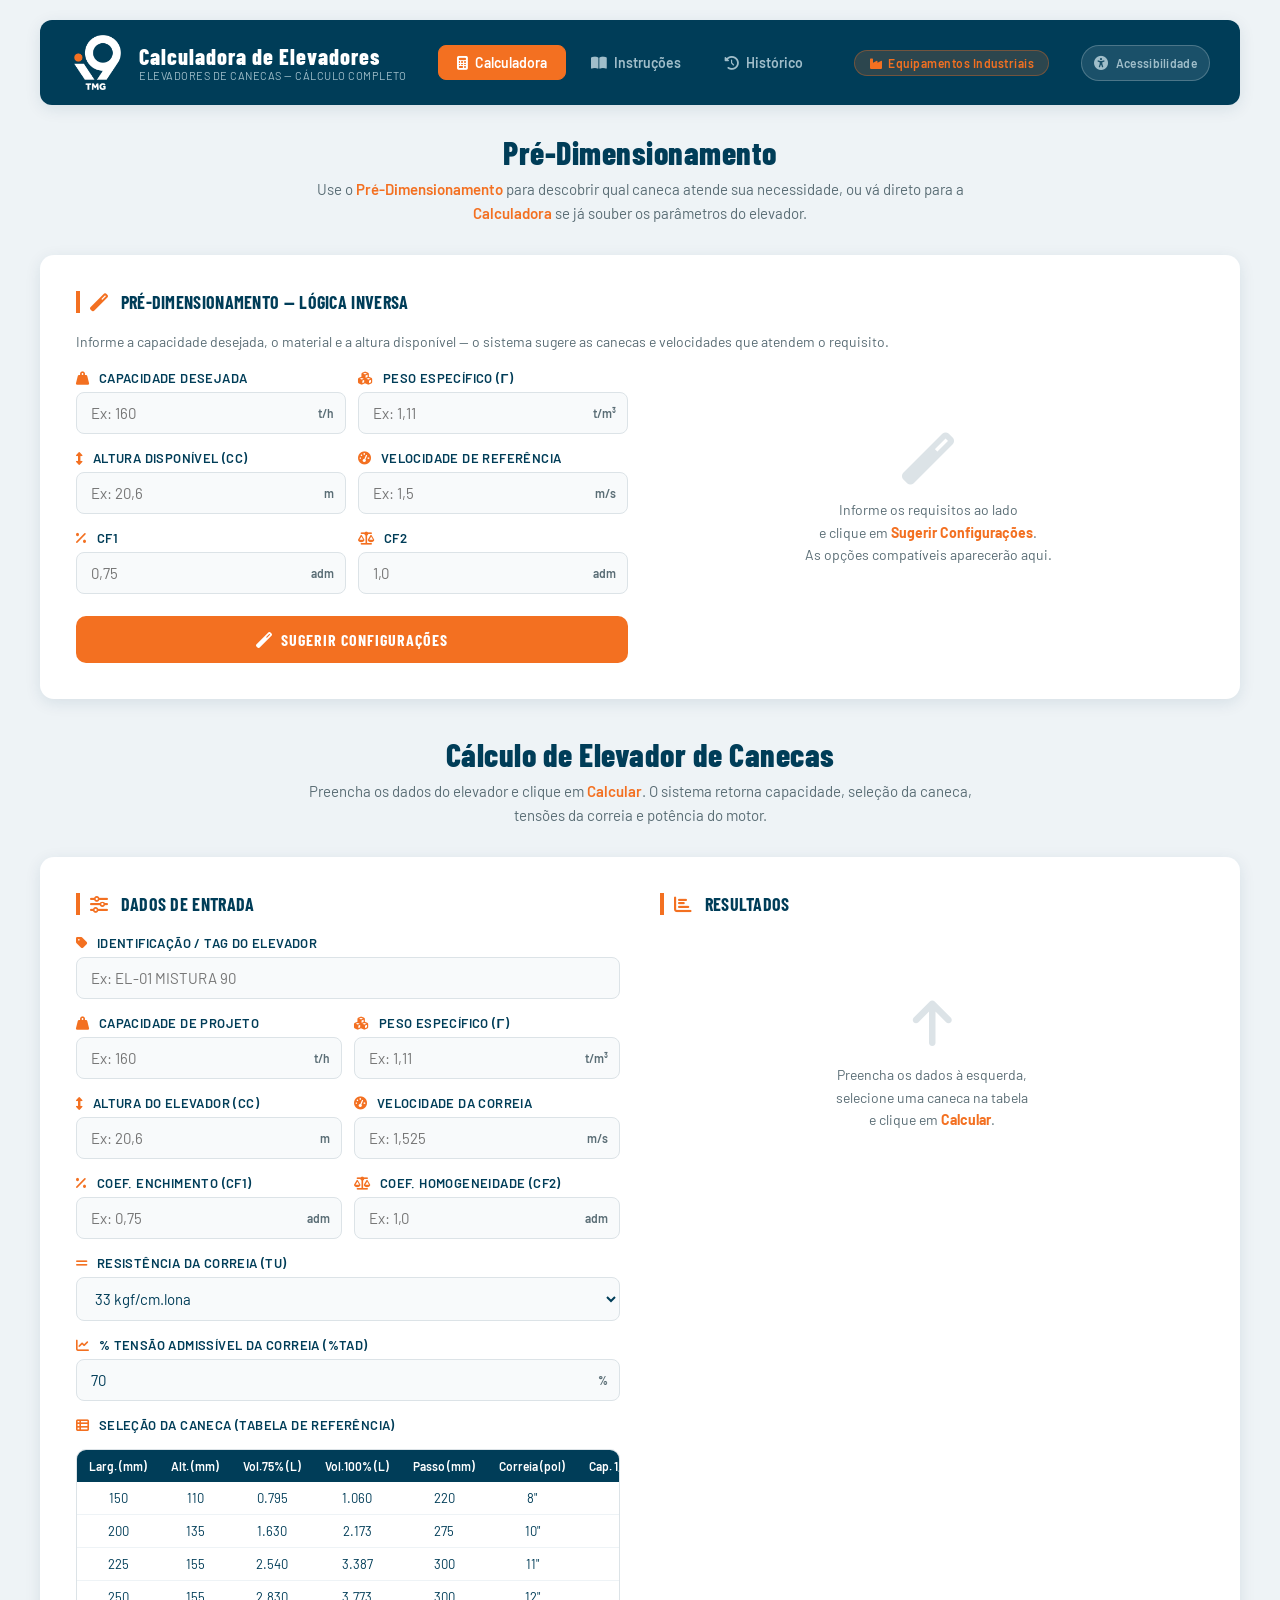
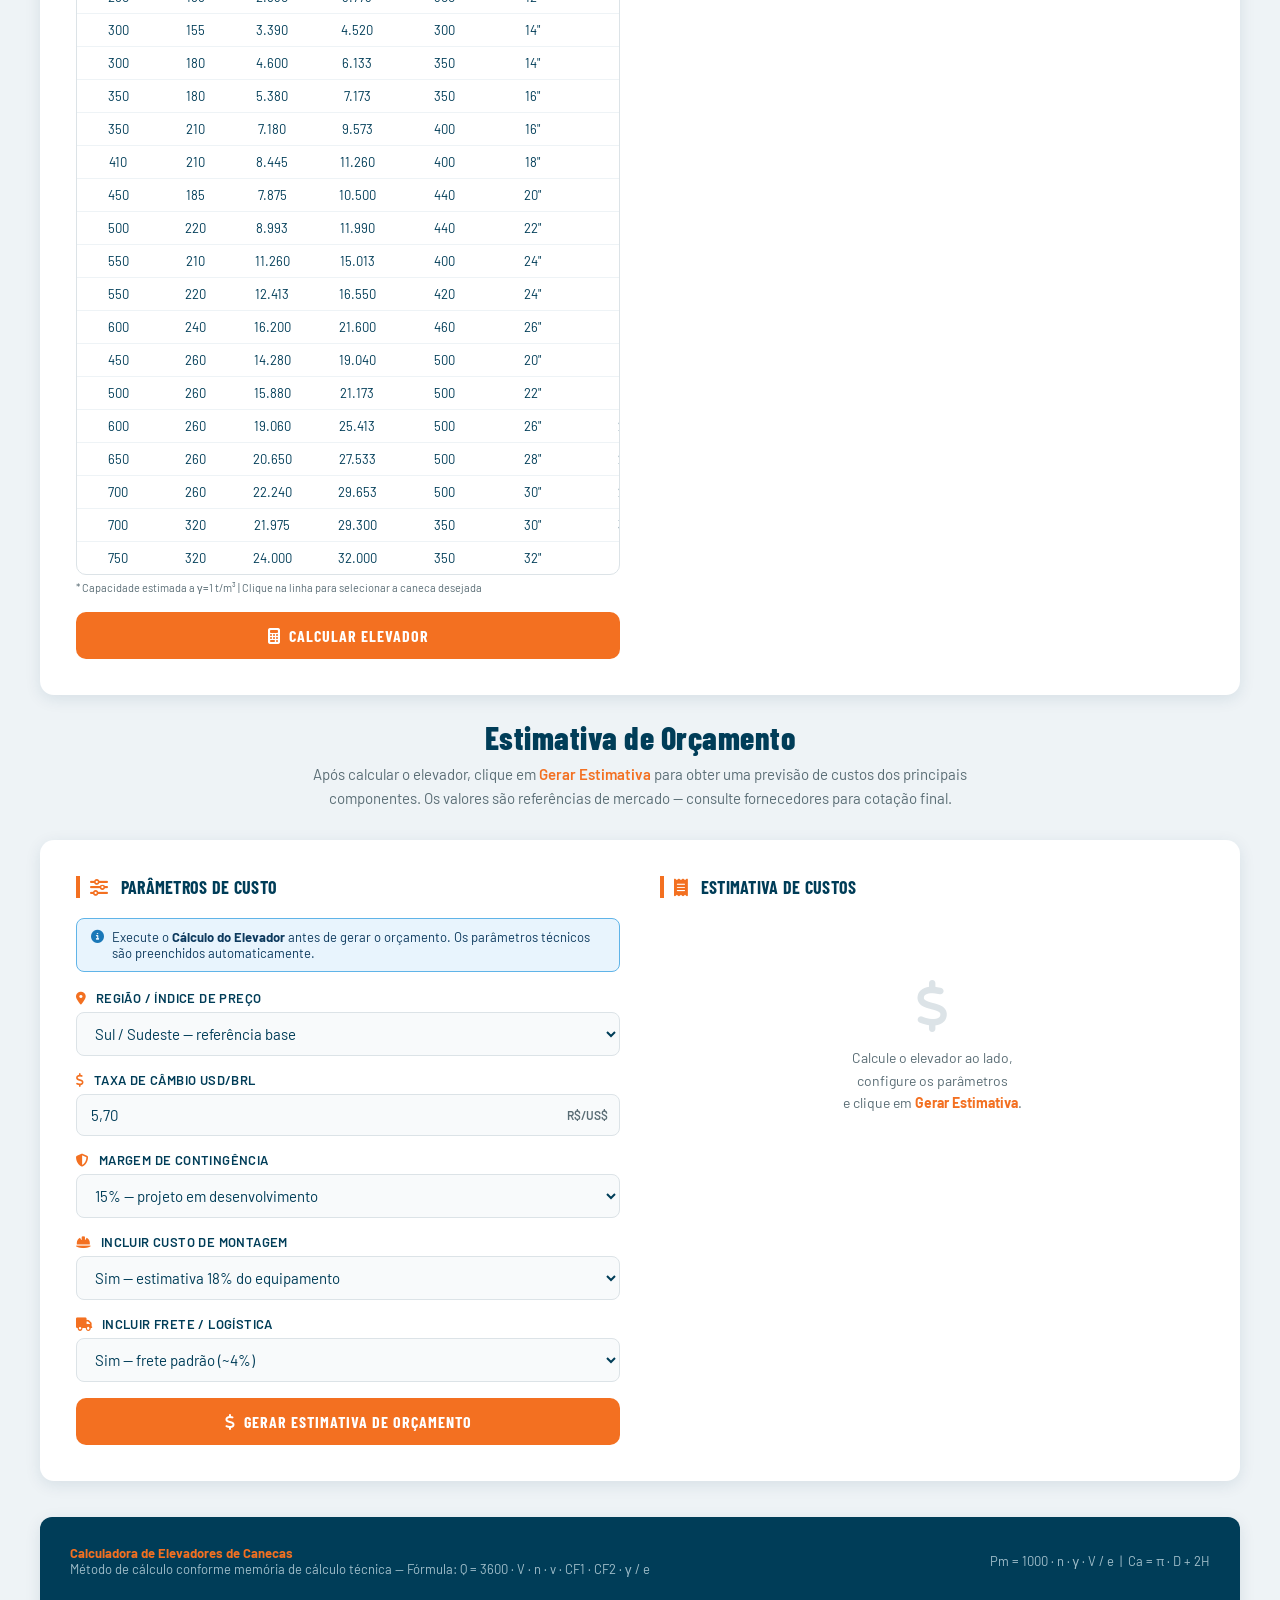
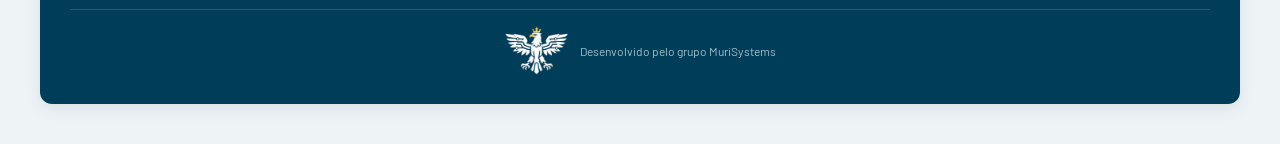
<file: index.html>
<!DOCTYPE html>
<html lang="pt-BR">

<head>
  <meta charset="UTF-8">
  <meta name="viewport" content="width=device-width, initial-scale=1.0">
  <title>Calculadora de Elevadores de Canecas</title>
  <link rel="preconnect" href="https://fonts.googleapis.com">
  <link rel="stylesheet"
    href="https://fonts.googleapis.com/css2?family=Barlow+Condensed:wght@400;600;700;800&family=Barlow:wght@400;500;600&display=swap">
  <link rel="stylesheet" href="https://cdnjs.cloudflare.com/ajax/libs/font-awesome/6.5.0/css/all.min.css">
  <link rel="stylesheet" href="style.css">
  <script>/* Prefs de acessibilidade aplicadas antes do body */
    (function () { try { var p = JSON.parse(localStorage.getItem('elev_acess_v1')); if (p && p.tema === 'dark') document.documentElement.classList.add('dark'); if (p && p.contraste) document.documentElement.classList.add('alto-contraste'); if (p && p.fonte === 'grande') document.documentElement.classList.add('fonte-lg'); if (p && p.fonte === 'pequena') document.documentElement.classList.add('fonte-sm'); } catch (e) { } })();</script>
</head>

<body id="top">

  <!-- HEADER -->
  <div class="header">
    <div class="header-brand">
      <div class="icon-elev">
        <a href="https://i9tmg.com.br/"><img src="imagens/i9_logo.png" alt="Logo"></a>
      </div>
      <div>
        <span>Calculadora de Elevadores</span>
        <small>ELEVADORES DE CANECAS — CÁLCULO COMPLETO</small>
      </div>
    </div>
    <nav class="menu">
      <a href="index.html" class="active"><i class="fas fa-calculator"></i> Calculadora</a>
      <a href="instrucoes.html"><i class="fas fa-book-open"></i> Instruções</a>
      <a href="historico.html"><i class="fas fa-history"></i> Histórico</a>
    </nav>
    <div class="header-tag"><i class="fas fa-industry"></i> &nbsp;Equipamentos Industriais</div>
    <!-- MENU ACESSIBILIDADE -->
    <div class="acess-menu" id="acess-menu">
      <button class="acess-toggle" id="acess-toggle" onclick="acessTogglePanel(event)" aria-haspopup="true"
        aria-expanded="false" aria-controls="acess-panel" title="Opções de acessibilidade">
        <i class="fas fa-universal-access" id="acess-icone-tema"></i>
        <span class="acess-toggle-label">Acessibilidade</span>
        <span id="acess-indicador"
          style="display:none;width:7px;height:7px;background:#ff8533;border-radius:50%;margin-left:2px"></span>
      </button>
      <div class="acess-panel" id="acess-panel" role="dialog" aria-label="Opções de acessibilidade">
        <div class="acess-panel-header"><i class="fas fa-universal-access"></i> Acessibilidade</div>
        <div class="acess-group">
          <div class="acess-group-label">Tema</div>
          <div class="acess-btns">
            <button class="acess-btn active" id="acess-btn-light" onclick="acessSetTema('light')" title="Modo claro">
              <span class="acess-icon"><i class="fas fa-sun"></i></span>
              <span class="acess-lbl">Claro</span>
            </button>
            <button class="acess-btn" id="acess-btn-dark" onclick="acessSetTema('dark')" title="Modo escuro">
              <span class="acess-icon"><i class="fas fa-moon"></i></span>
              <span class="acess-lbl">Escuro</span>
            </button>
            <button class="acess-btn" id="acess-btn-contraste" onclick="acessToggleContraste()"
              title="Alto contraste (requer modo escuro)">
              <span class="acess-icon"><i class="fas fa-adjust"></i></span>
              <span class="acess-lbl">Contraste</span>
            </button>
          </div>
        </div>
        <hr class="acess-sep">
        <div class="acess-group">
          <div class="acess-group-label">Tamanho do texto</div>
          <div class="acess-btns">
            <button class="acess-btn" id="acess-btn-fonte-pequena" onclick="acessSetFonte('pequena')"
              title="Texto pequeno">
              <span class="acess-icon" style="font-size:12px;font-family:var(--font-display);font-weight:800">A</span>
              <span class="acess-lbl">Pequeno</span>
            </button>
            <button class="acess-btn" id="acess-btn-fonte-normal" onclick="acessSetFonte('normal')"
              title="Texto normal">
              <span class="acess-icon" style="font-size:16px;font-family:var(--font-display);font-weight:800">A</span>
              <span class="acess-lbl">Normal</span>
            </button>
            <button class="acess-btn" id="acess-btn-fonte-grande" onclick="acessSetFonte('grande')"
              title="Texto grande">
              <span class="acess-icon" style="font-size:20px;font-family:var(--font-display);font-weight:800">A</span>
              <span class="acess-lbl">Grande</span>
            </button>
          </div>
        </div>
        <button class="acess-btn-reset" onclick="acessReset()" title="Restaurar padrões"><i class="fas fa-undo"></i>
          Restaurar padrões</button>
      </div>
    </div>
  </div>

  <!-- PRÉ-DIMENSIONAMENTO -->
  <section id="sec-pre" aria-labelledby="titulo-pre">
    <h1 id="titulo-pre">Pré-Dimensionamento</h1>
    <p class="descricao">
      Use o <span>Pré-Dimensionamento</span> para descobrir qual caneca atende sua necessidade,
      ou vá direto para a <span>Calculadora</span> se já souber os parâmetros do elevador.
    </p>

    <div class="container">
      <div class="sec-title"><i class="fas fa-magic"></i> Pré-Dimensionamento — Lógica Inversa</div>
      <p style="color:var(--texto-sec);font-size:14px;margin-bottom:20px">
        Informe a capacidade desejada, o material e a altura disponível — o sistema sugere as canecas e velocidades que
        atendem o requisito.
      </p>

      <div class="grid-main" style="gap:24px">
        <div>
          <div class="form-row">
            <div class="form-group">
              <label><i class="fas fa-weight-hanging"></i> Capacidade desejada</label>
              <div class="input-wrap">
                <input type="text" inputmode="decimal" id="pre-capacidade" placeholder="Ex: 160">
                <span class="unit">t/h</span>
              </div>
            </div>
            <div class="form-group">
              <label><i class="fas fa-cubes"></i> Peso Específico (γ)</label>
              <div class="input-wrap">
                <input type="text" inputmode="decimal" id="pre-gamma" placeholder="Ex: 1,11">
                <span class="unit">t/m³</span>
              </div>
            </div>
          </div>
          <div class="form-row">
            <div class="form-group">
              <label><i class="fas fa-arrows-alt-v"></i> Altura disponível (cc)</label>
              <div class="input-wrap">
                <input type="text" inputmode="decimal" id="pre-altura" placeholder="Ex: 20,6">
                <span class="unit">m</span>
              </div>
            </div>
            <div class="form-group">
              <label><i class="fas fa-tachometer-alt"></i> Velocidade de referência</label>
              <div class="input-wrap">
                <input type="text" inputmode="decimal" id="pre-velocidade" placeholder="Ex: 1,5">
                <span class="unit">m/s</span>
              </div>
            </div>
          </div>
          <div class="form-row">
            <div class="form-group">
              <label><i class="fas fa-percentage"></i> CF1</label>
              <div class="input-wrap">
                <input type="text" inputmode="decimal" id="pre-cf1" placeholder="0,75">
                <span class="unit">adm</span>
              </div>
            </div>
            <div class="form-group">
              <label><i class="fas fa-balance-scale"></i> CF2</label>
              <div class="input-wrap">
                <input type="text" inputmode="decimal" id="pre-cf2" placeholder="1,0">
                <span class="unit">adm</span>
              </div>
            </div>
          </div>
          <button class="btn-calcular" onclick="preDimensionar()">
            <i class="fas fa-magic"></i> Sugerir Configurações
          </button>
        </div>

        <div id="pre-resultado">
          <div class="placeholder-msg">
            <i class="fas fa-magic"></i>
            <p>Informe os requisitos ao lado<br>e clique em <strong>Sugerir Configurações</strong>.<br>
              As opções compatíveis aparecerão aqui.</p>
          </div>
        </div>
      </div>
    </div>
  </section>

  <br><br>

  <!-- CALCULADORA PRINCIPAL -->
  <section id="sec-calculadora" aria-labelledby="titulo-calc">
    <h1 id="titulo-calc">Cálculo de Elevador de Canecas</h1>
    <p class="descricao">
      Preencha os dados do elevador e clique em <span>Calcular</span>. O sistema retorna
      capacidade, seleção da caneca, tensões da correia e potência do motor.
    </p>

    <div class="container" style="margin-top:0">
      <div class="grid-main">

        <!-- COLUNA ESQUERDA — ENTRADAS -->
        <div>
          <div class="sec-title">
            <i class="fas fa-sliders-h"></i> Dados de Entrada
          </div>

          <!-- Identificação -->
          <div class="form-group">
            <label><i class="fas fa-tag"></i> Identificação / TAG do Elevador</label>
            <input type="text" id="tag" placeholder="Ex: EL-01 MISTURA 90">
          </div>

          <div class="form-row">
            <div class="form-group">
              <label><i class="fas fa-weight-hanging"></i> Capacidade de Projeto</label>
              <div class="input-wrap">
                <input type="text" inputmode="decimal" id="capacidade" placeholder="Ex: 160">
                <span class="unit">t/h</span>
              </div>
            </div>
            <div class="form-group">
              <label><i class="fas fa-cubes"></i> Peso Específico (γ)</label>
              <div class="input-wrap">
                <input type="text" inputmode="decimal" id="densidade" placeholder="Ex: 1,11">
                <span class="unit">t/m³</span>
              </div>
            </div>
          </div>

          <div class="form-row">
            <div class="form-group">
              <label><i class="fas fa-arrows-alt-v"></i> Altura do Elevador (cc)</label>
              <div class="input-wrap">
                <input type="text" inputmode="decimal" id="altura" placeholder="Ex: 20,6">
                <span class="unit">m</span>
              </div>
            </div>
            <div class="form-group">
              <label><i class="fas fa-tachometer-alt"></i> Velocidade da Correia</label>
              <div class="input-wrap">
                <input type="text" inputmode="decimal" id="velocidade" placeholder="Ex: 1,525">
                <span class="unit">m/s</span>
              </div>
            </div>
          </div>

          <div class="form-row">
            <div class="form-group">
              <label><i class="fas fa-percentage"></i> Coef. Enchimento (CF1)</label>
              <div class="input-wrap">
                <input type="text" inputmode="decimal" id="cf1" placeholder="Ex: 0,75">
                <span class="unit">adm</span>
              </div>
            </div>
            <div class="form-group">
              <label><i class="fas fa-balance-scale"></i> Coef. Homogeneidade (CF2)</label>
              <div class="input-wrap">
                <input type="text" inputmode="decimal" id="cf2" placeholder="Ex: 1,0">
                <span class="unit">adm</span>
              </div>
            </div>
          </div>

          <div class="form-group">
            <label><i class="fas fa-grip-lines"></i> Resistência da Correia (Tu)</label>
            <select id="tu">
              <option value="">Selecione a classe da correia...</option>
              <option value="14">14 kgf/cm.lona</option>
              <option value="22">22 kgf/cm.lona</option>
              <option value="33" selected>33 kgf/cm.lona</option>
              <option value="44">44 kgf/cm.lona</option>
              <option value="50">50 kgf/cm.lona</option>
              <option value="65">65 kgf/cm.lona</option>
            </select>
          </div>

          <div class="form-group">
            <label><i class="fas fa-chart-line"></i> % Tensão Admissível da Correia (%Tad)</label>
            <div class="input-wrap">
              <input type="number" id="ptad" placeholder="50 a 75" min="50" max="75" value="70" step="1">
              <span class="unit">%</span>
            </div>
          </div>

          <!-- Tabela de canecas -->
          <div class="form-group">
            <label><i class="fas fa-th-list"></i> Seleção da Caneca (Tabela de Referência)</label>
            <div class="caneca-table-wrap">
              <table class="caneca-table" id="tabelaCanecas">
                <thead>
                  <tr>
                    <th>Larg. (mm)</th>
                    <th>Alt. (mm)</th>
                    <th>Vol.75% (L)</th>
                    <th>Vol.100% (L)</th>
                    <th>Passo (mm)</th>
                    <th>Correia (pol)</th>
                    <th>Cap. 1,5m/s (t/h)*</th>
                  </tr>
                </thead>
                <tbody id="corpoCanecas"></tbody>
              </table>
            </div>
            <p class="tabela-nota">* Capacidade estimada a γ=1 t/m³ | Clique na linha para selecionar a caneca desejada
            </p>
          </div>

          <button class="btn-calcular" onclick="calcular()">
            <i class="fas fa-calculator"></i> Calcular Elevador
          </button>
        </div>

        <!-- COLUNA DIREITA — RESULTADOS -->
        <div>
          <div class="sec-title">
            <i class="fas fa-chart-bar"></i> Resultados
          </div>
          <div id="resultado">
            <div class="placeholder-msg">
              <i class="fas fa-arrow-up"></i>
              <p>Preencha os dados à esquerda,<br>selecione uma caneca na tabela<br>e clique em
                <strong>Calcular</strong>.
              </p>
            </div>
          </div>
        </div>

      </div>
    </div>
  </section>

  <!-- ORÇAMENTO -->
  <section id="sec-orcamento" aria-labelledby="titulo-orc">
    <h1 id="titulo-orc">Estimativa de Orçamento</h1>
    <p class="descricao">
      Após calcular o elevador, clique em <span>Gerar Estimativa</span> para obter uma previsão de custos dos principais
      componentes. Os valores são referências de mercado — consulte fornecedores para cotação final.
    </p>

    <div class="container" style="margin-top:0">
      <div class="grid-main">

        <!-- COLUNA ESQUERDA — PARÂMETROS DE ORÇAMENTO -->
        <div>
          <div class="sec-title">
            <i class="fas fa-sliders-h"></i> Parâmetros de Custo
          </div>

          <!-- Aviso de dependência do cálculo -->
          <div class="alerta info orc-aviso-calc" id="orc-aviso-calc" style="margin-bottom:18px">
            <i class="fas fa-info-circle"></i>
            <span>Execute o <strong>Cálculo do Elevador</strong> antes de gerar o orçamento. Os parâmetros técnicos são
              preenchidos automaticamente.</span>
          </div>

          <!-- Resumo técnico vinculado ao cálculo -->
          <div class="orc-resumo-tecnico" id="orc-resumo-tecnico" style="display:none">
            <div class="sec-title" style="font-size:.875rem;margin-bottom:12px">
              <i class="fas fa-link"></i> Vinculado ao Cálculo
            </div>
            <div class="orc-resumo-grid" id="orc-resumo-grid"></div>
          </div>

          <!-- Região / índice de preço -->
          <div class="form-group">
            <label><i class="fas fa-map-marker-alt"></i> Região / Índice de Preço</label>
            <select id="orc-regiao">
              <option value="1.00">Sul / Sudeste — referência base</option>
              <option value="1.08">Centro-Oeste — +8%</option>
              <option value="1.15">Norte / Nordeste — +15%</option>
            </select>
          </div>

          <!-- Taxa de câmbio (componentes importados) -->
          <div class="form-group">
            <label><i class="fas fa-dollar-sign"></i> Taxa de Câmbio USD/BRL</label>
            <div class="input-wrap">
              <input type="text" inputmode="decimal" id="orc-cambio" placeholder="Ex: 5,70" value="5,70">
              <span class="unit">R$/US$</span>
            </div>
          </div>

          <!-- Margem de contingência -->
          <div class="form-group">
            <label><i class="fas fa-shield-alt"></i> Margem de Contingência</label>
            <select id="orc-contingencia">
              <option value="0.10">10% — projeto bem definido</option>
              <option value="0.15" selected>15% — projeto em desenvolvimento</option>
              <option value="0.20">20% — estimativa preliminar</option>
              <option value="0.25">25% — conceitual / alta incerteza</option>
            </select>
          </div>

          <!-- Incluir montagem -->
          <div class="form-group">
            <label><i class="fas fa-hard-hat"></i> Incluir Custo de Montagem</label>
            <select id="orc-montagem">
              <option value="0">Não incluir</option>
              <option value="0.18" selected>Sim — estimativa 18% do equipamento</option>
              <option value="0.25">Sim — montagem complexa (25%)</option>
            </select>
          </div>

          <!-- Incluir frete -->
          <div class="form-group">
            <label><i class="fas fa-truck"></i> Incluir Frete / Logística</label>
            <select id="orc-frete">
              <option value="0">Não incluir</option>
              <option value="0.04" selected>Sim — frete padrão (~4%)</option>
              <option value="0.08">Sim — frete longa distância (~8%)</option>
            </select>
          </div>

          <button class="btn-calcular" onclick="gerarOrcamento()" id="orc-btn-gerar">
            <i class="fas fa-dollar-sign"></i> Gerar Estimativa de Orçamento
          </button>
        </div>

        <!-- COLUNA DIREITA — RESULTADO DO ORÇAMENTO -->
        <div>
          <div class="sec-title">
            <i class="fas fa-receipt"></i> Estimativa de Custos
          </div>
          <div id="orc-resultado">
            <div class="placeholder-msg">
              <i class="fas fa-dollar-sign"></i>
              <p>Calcule o elevador ao lado,<br>configure os parâmetros<br>e clique em <strong>Gerar
                  Estimativa</strong>.</p>
            </div>
          </div>
        </div>

      </div>
    </div>
  </section>

  <!-- FOOTER -->
  <div class="footer">
    <div>
      <p><strong>Calculadora de Elevadores de Canecas</strong></p>
      <p>Método de cálculo conforme memória de cálculo técnica — Fórmula: Q = 3600 · V · n · v · CF1 · CF2 · γ / e</p>
    </div>
    <p class="footer-formula">Pm = 1000 · n · γ · V / e &nbsp;|&nbsp; Ca = π · D + 2H</p>
    <div class="footer-bottom">
      <img src="imagens/Muri_logo.png" alt="Logo do grupo">
      <span>Desenvolvido pelo grupo MuriSystems</span>
    </div>
  </div>

  <script src="script.js"></script>
</body>

</html>
</file>
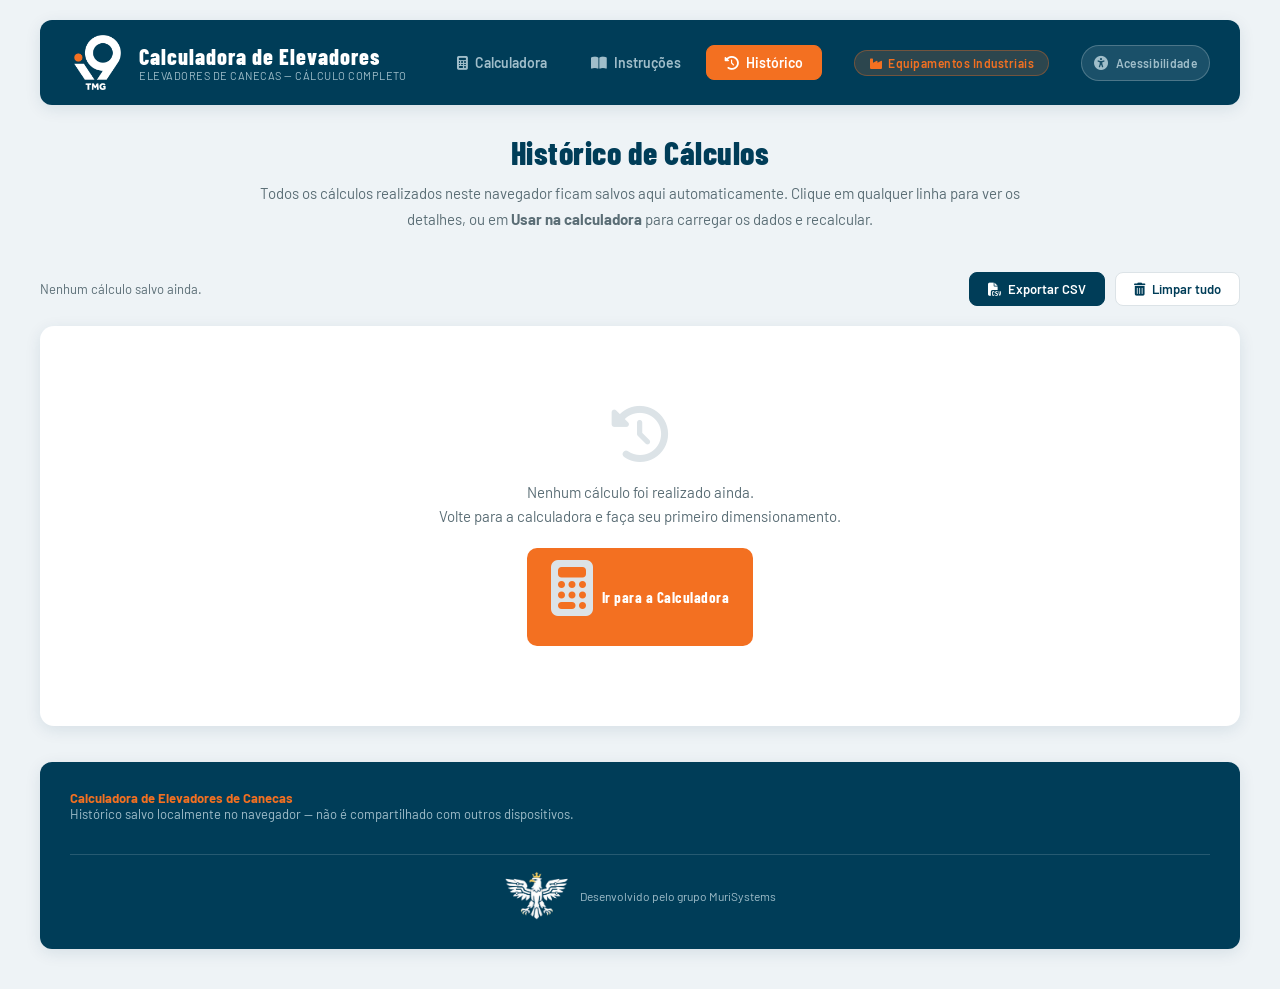
<file: historico.html>
<!DOCTYPE html>
<html lang="pt-BR">
<head>
  <meta charset="UTF-8">
  <meta name="viewport" content="width=device-width, initial-scale=1.0">
  <title>Histórico de Cálculos — Elevadores i9TMG</title>
  <link rel="preconnect" href="https://fonts.googleapis.com">
  <link rel="stylesheet" href="https://fonts.googleapis.com/css2?family=Barlow+Condensed:wght@400;600;700;800&family=Barlow:wght@400;500;600&display=swap">
  <link rel="stylesheet" href="https://cdnjs.cloudflare.com/ajax/libs/font-awesome/6.5.0/css/all.min.css">
  <link rel="stylesheet" href="style.css">
  <script>/* Prefs de acessibilidade aplicadas antes do body */
  (function(){try{var p=JSON.parse(localStorage.getItem('elev_acess_v1'));if(p&&p.tema==='dark')document.documentElement.classList.add('dark');if(p&&p.contraste)document.documentElement.classList.add('alto-contraste');if(p&&p.fonte==='grande')document.documentElement.classList.add('fonte-lg');if(p&&p.fonte==='pequena')document.documentElement.classList.add('fonte-sm');}catch(e){}})();</script>
    
</head>
<body id="top">

  <!-- HEADER -->
  <div class="header">
    <div class="header-brand">
      <div class="icon-elev">
        <a href="https://i9tmg.com.br/"><img src="imagens/i9_logo.png" alt="Logo"></a>
      </div>
      <div>
        <span>Calculadora de Elevadores</span>
        <small>ELEVADORES DE CANECAS — CÁLCULO COMPLETO</small>
      </div>
    </div>
    <nav class="menu">
      <a href="index.html"><i class="fas fa-calculator"></i> Calculadora</a>
      <a href="instrucoes.html"><i class="fas fa-book-open"></i> Instruções</a>
      <a href="historico.html" class="active"><i class="fas fa-history"></i> Histórico</a>
    </nav>
    <div class="header-tag"><i class="fas fa-industry"></i> &nbsp;Equipamentos Industriais</div>
    <!-- MENU ACESSIBILIDADE -->
    <div class="acess-menu" id="acess-menu">
      <button class="acess-toggle" id="acess-toggle" onclick="acessTogglePanel(event)" aria-haspopup="true" aria-expanded="false" aria-controls="acess-panel" title="Opções de acessibilidade">
        <i class="fas fa-universal-access" id="acess-icone-tema"></i>
        <span class="acess-toggle-label">Acessibilidade</span>
        <span id="acess-indicador" style="display:none;width:7px;height:7px;background:#ff8533;border-radius:50%;margin-left:2px"></span>
      </button>
      <div class="acess-panel" id="acess-panel" role="dialog" aria-label="Opções de acessibilidade">
        <div class="acess-panel-header"><i class="fas fa-universal-access"></i> Acessibilidade</div>
        <div class="acess-group">
          <div class="acess-group-label">Tema</div>
          <div class="acess-btns">
            <button class="acess-btn active" id="acess-btn-light" onclick="acessSetTema('light')" title="Modo claro">
              <span class="acess-icon"><i class="fas fa-sun"></i></span>
              <span class="acess-lbl">Claro</span>
            </button>
            <button class="acess-btn" id="acess-btn-dark" onclick="acessSetTema('dark')" title="Modo escuro">
              <span class="acess-icon"><i class="fas fa-moon"></i></span>
              <span class="acess-lbl">Escuro</span>
            </button>
            <button class="acess-btn" id="acess-btn-contraste" onclick="acessToggleContraste()" title="Alto contraste (requer modo escuro)">
              <span class="acess-icon"><i class="fas fa-adjust"></i></span>
              <span class="acess-lbl">Contraste</span>
            </button>
          </div>
        </div>
        <hr class="acess-sep">
        <div class="acess-group">
          <div class="acess-group-label">Tamanho do texto</div>
          <div class="acess-btns">
            <button class="acess-btn" id="acess-btn-fonte-pequena" onclick="acessSetFonte('pequena')" title="Texto pequeno">
              <span class="acess-icon" style="font-size:12px;font-family:var(--font-display);font-weight:800">A</span>
              <span class="acess-lbl">Pequeno</span>
            </button>
            <button class="acess-btn" id="acess-btn-fonte-normal" onclick="acessSetFonte('normal')" title="Texto normal">
              <span class="acess-icon" style="font-size:16px;font-family:var(--font-display);font-weight:800">A</span>
              <span class="acess-lbl">Normal</span>
            </button>
            <button class="acess-btn" id="acess-btn-fonte-grande" onclick="acessSetFonte('grande')" title="Texto grande">
              <span class="acess-icon" style="font-size:20px;font-family:var(--font-display);font-weight:800">A</span>
              <span class="acess-lbl">Grande</span>
            </button>
          </div>
        </div>
        <button class="acess-btn-reset" onclick="acessReset()" title="Restaurar padrões"><i class="fas fa-undo"></i> Restaurar padrões</button>
      </div>
    </div>
  </div>

  <div class="page-intro">
    <h1>Histórico de Cálculos</h1>
    <p>Todos os cálculos realizados neste navegador ficam salvos aqui automaticamente. Clique em qualquer linha para ver os detalhes, ou em <strong>Usar na calculadora</strong> para carregar os dados e recalcular.</p>
  </div>

  <!-- Barra de ações -->
  <div class="acoes-bar">
    <div class="info-count" id="count-texto">Carregando...</div>
    <div class="acoes-grupo">
      <button class="btn-acao export" onclick="exportarCSV()">
        <i class="fas fa-file-csv"></i> Exportar CSV
      </button>
      <button class="btn-acao danger" onclick="limparTudo()">
        <i class="fas fa-trash-alt"></i> Limpar tudo
      </button>
    </div>
  </div>

  <!-- Tabela de histórico -->
  <div class="hist-wrap" id="hist-wrap">
    <!-- preenchido via JS -->
  </div>

  <!-- FOOTER -->
  <div class="footer">
    <div>
      <p><strong>Calculadora de Elevadores de Canecas</strong></p>
      <p>Histórico salvo localmente no navegador — não é compartilhado com outros dispositivos.</p>
    </div>
    <div class="footer-bottom">
      <img src="imagens/Muri_logo.png" alt="Logo do grupo">
      <span>Desenvolvido pelo grupo MuriSystems</span>
    </div>
  </div>

  <script src="script.js"></script>
</body>
</html>
</file>
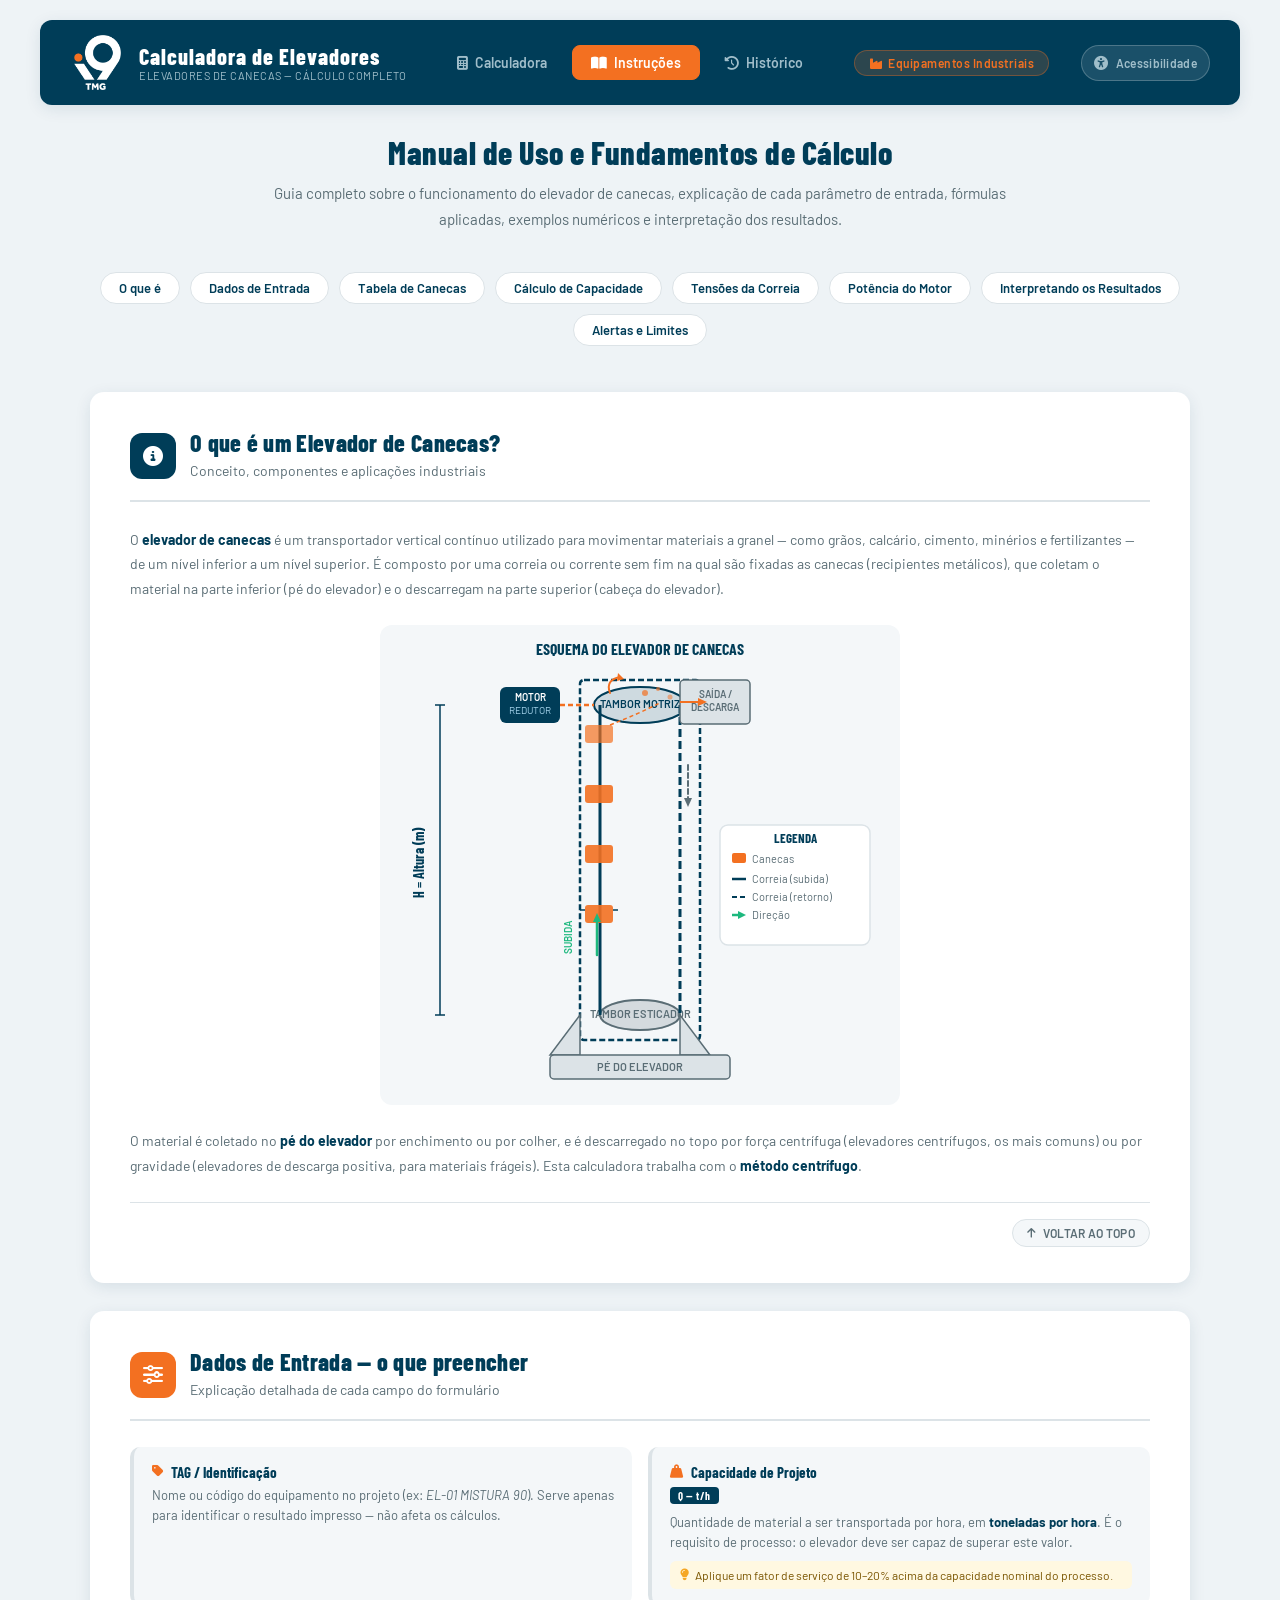
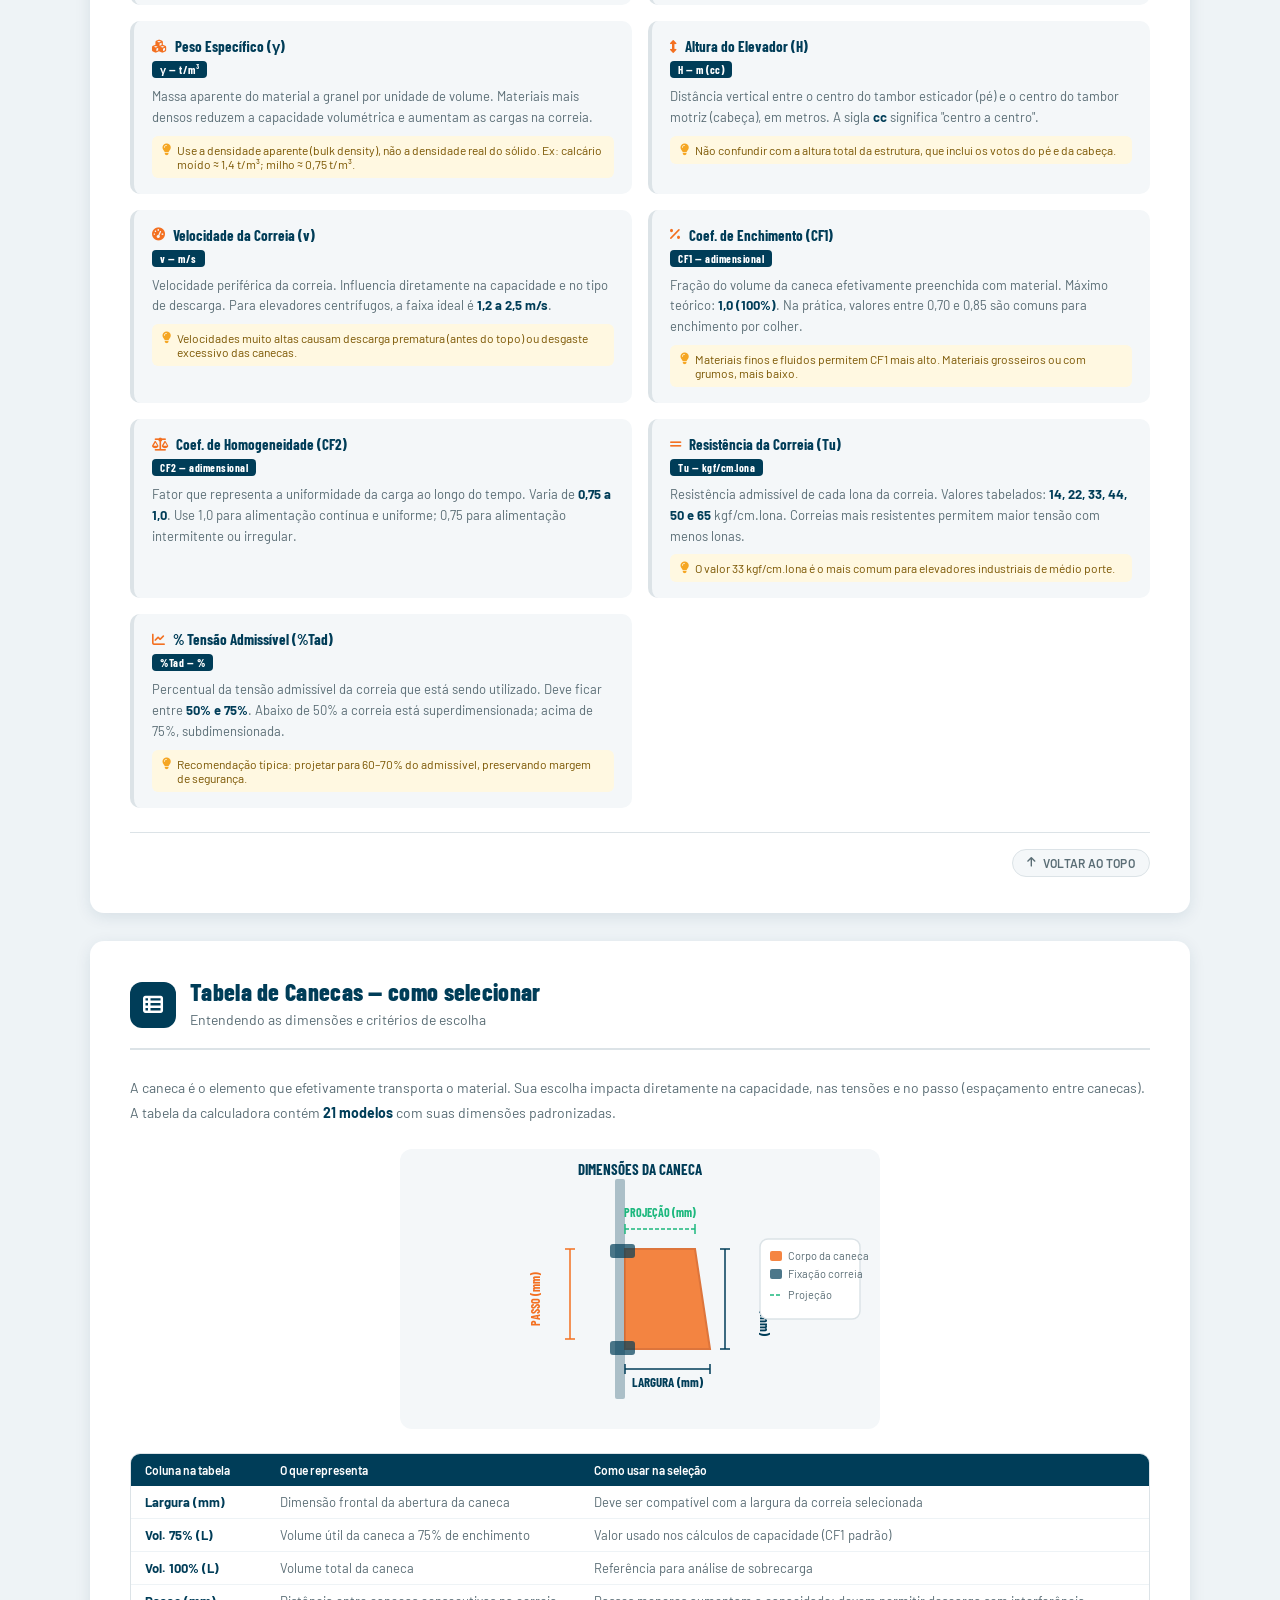
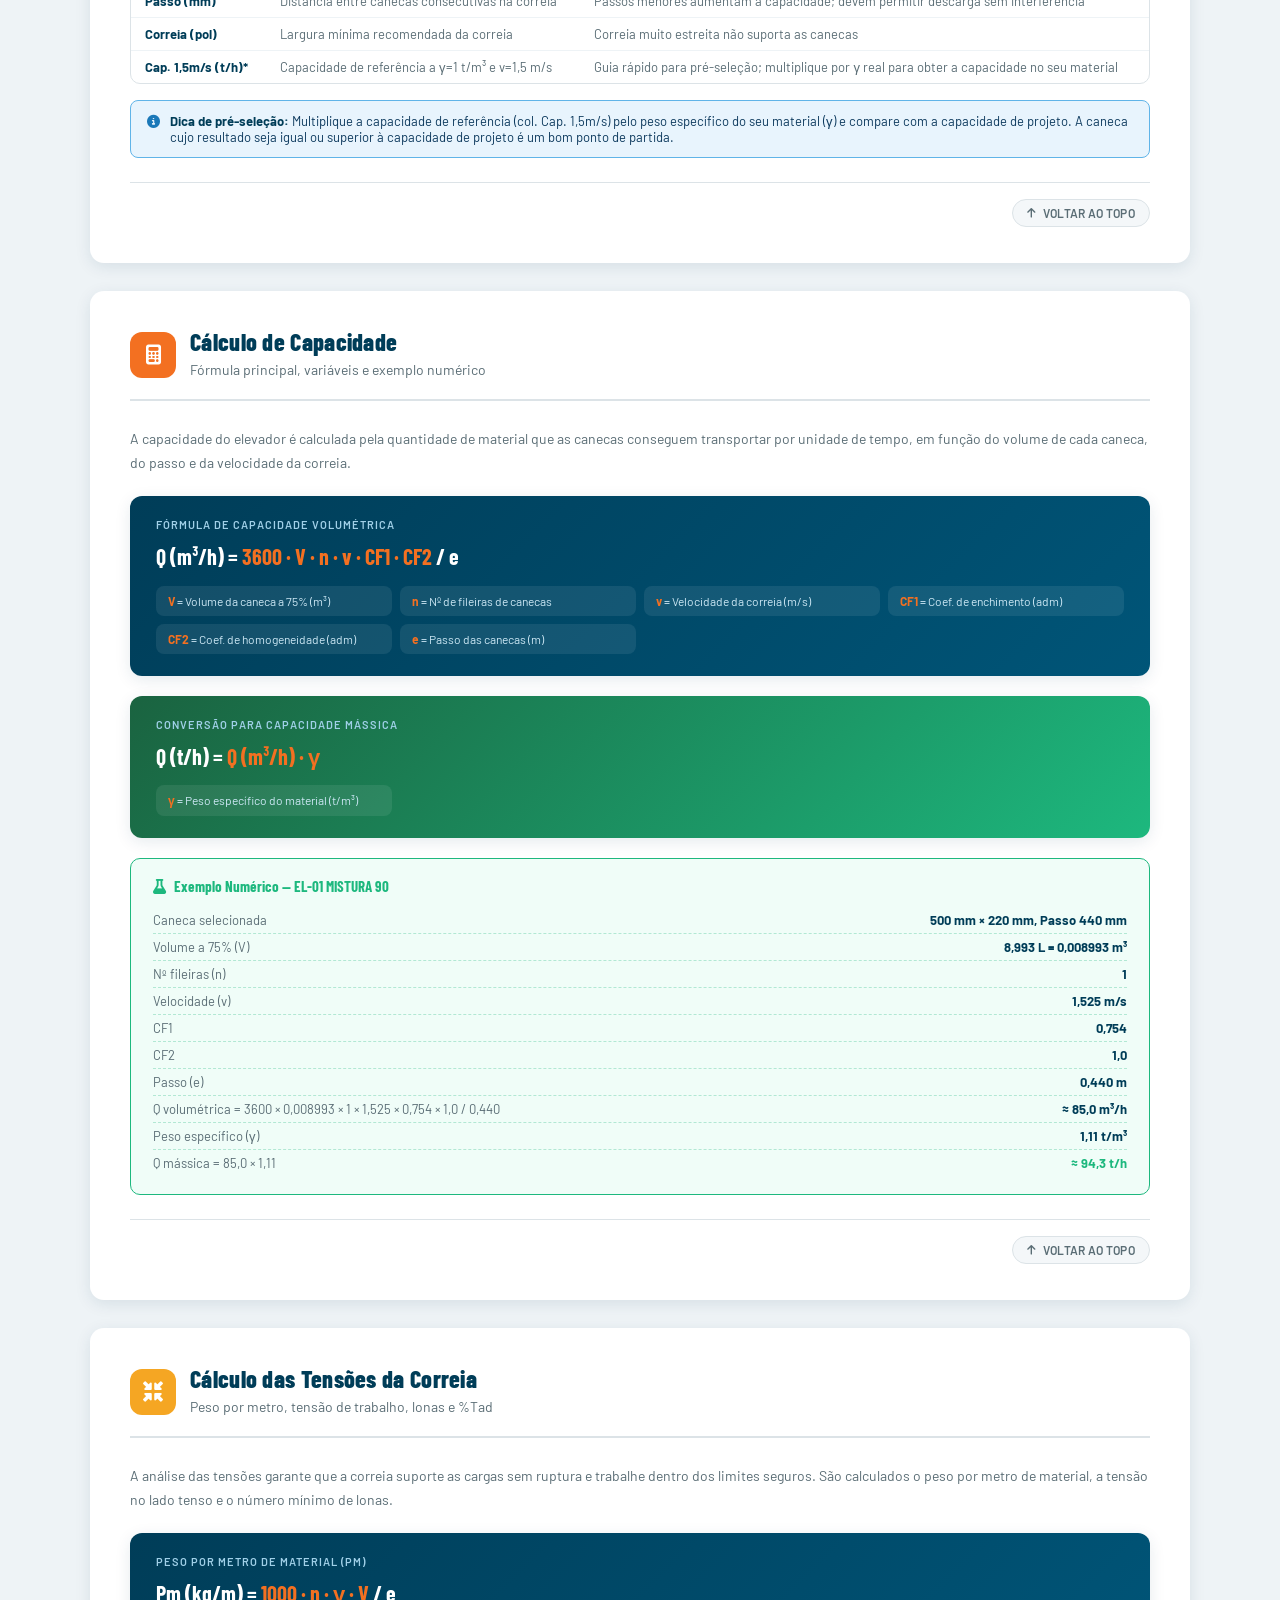
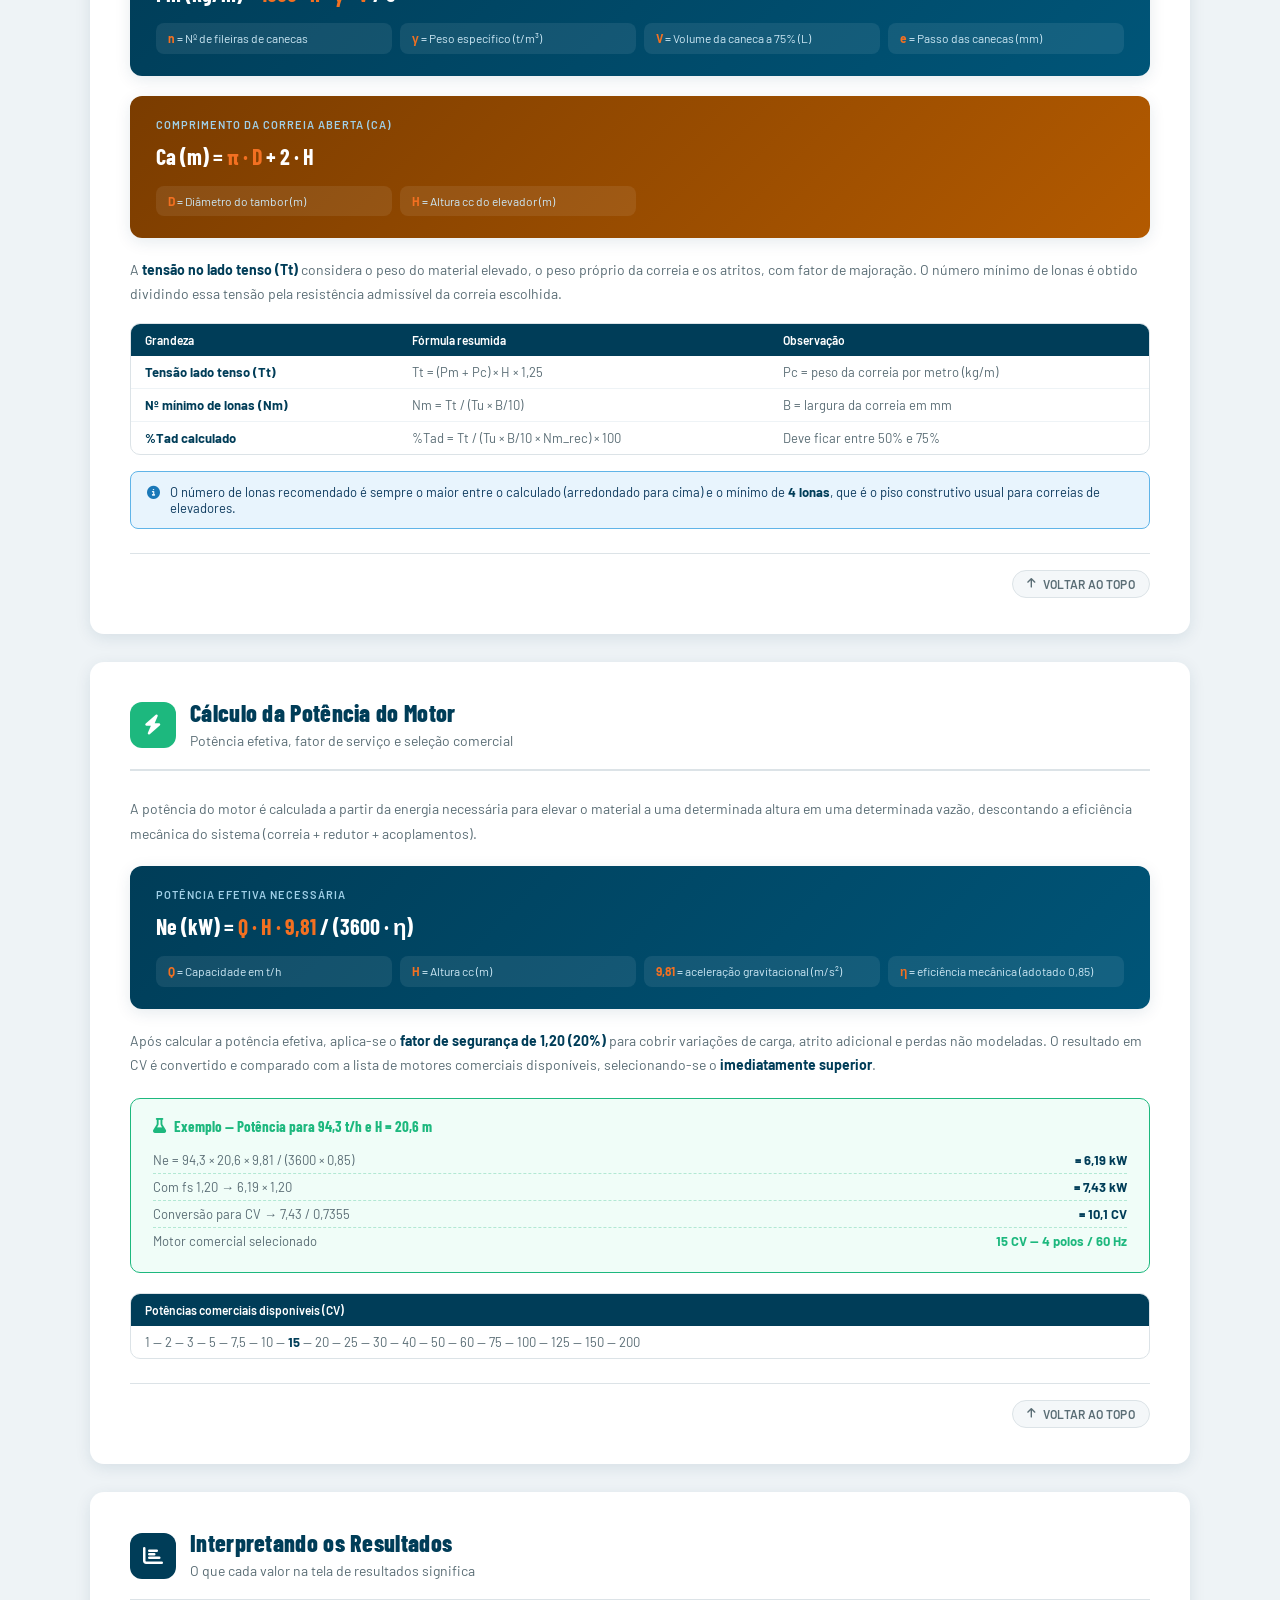
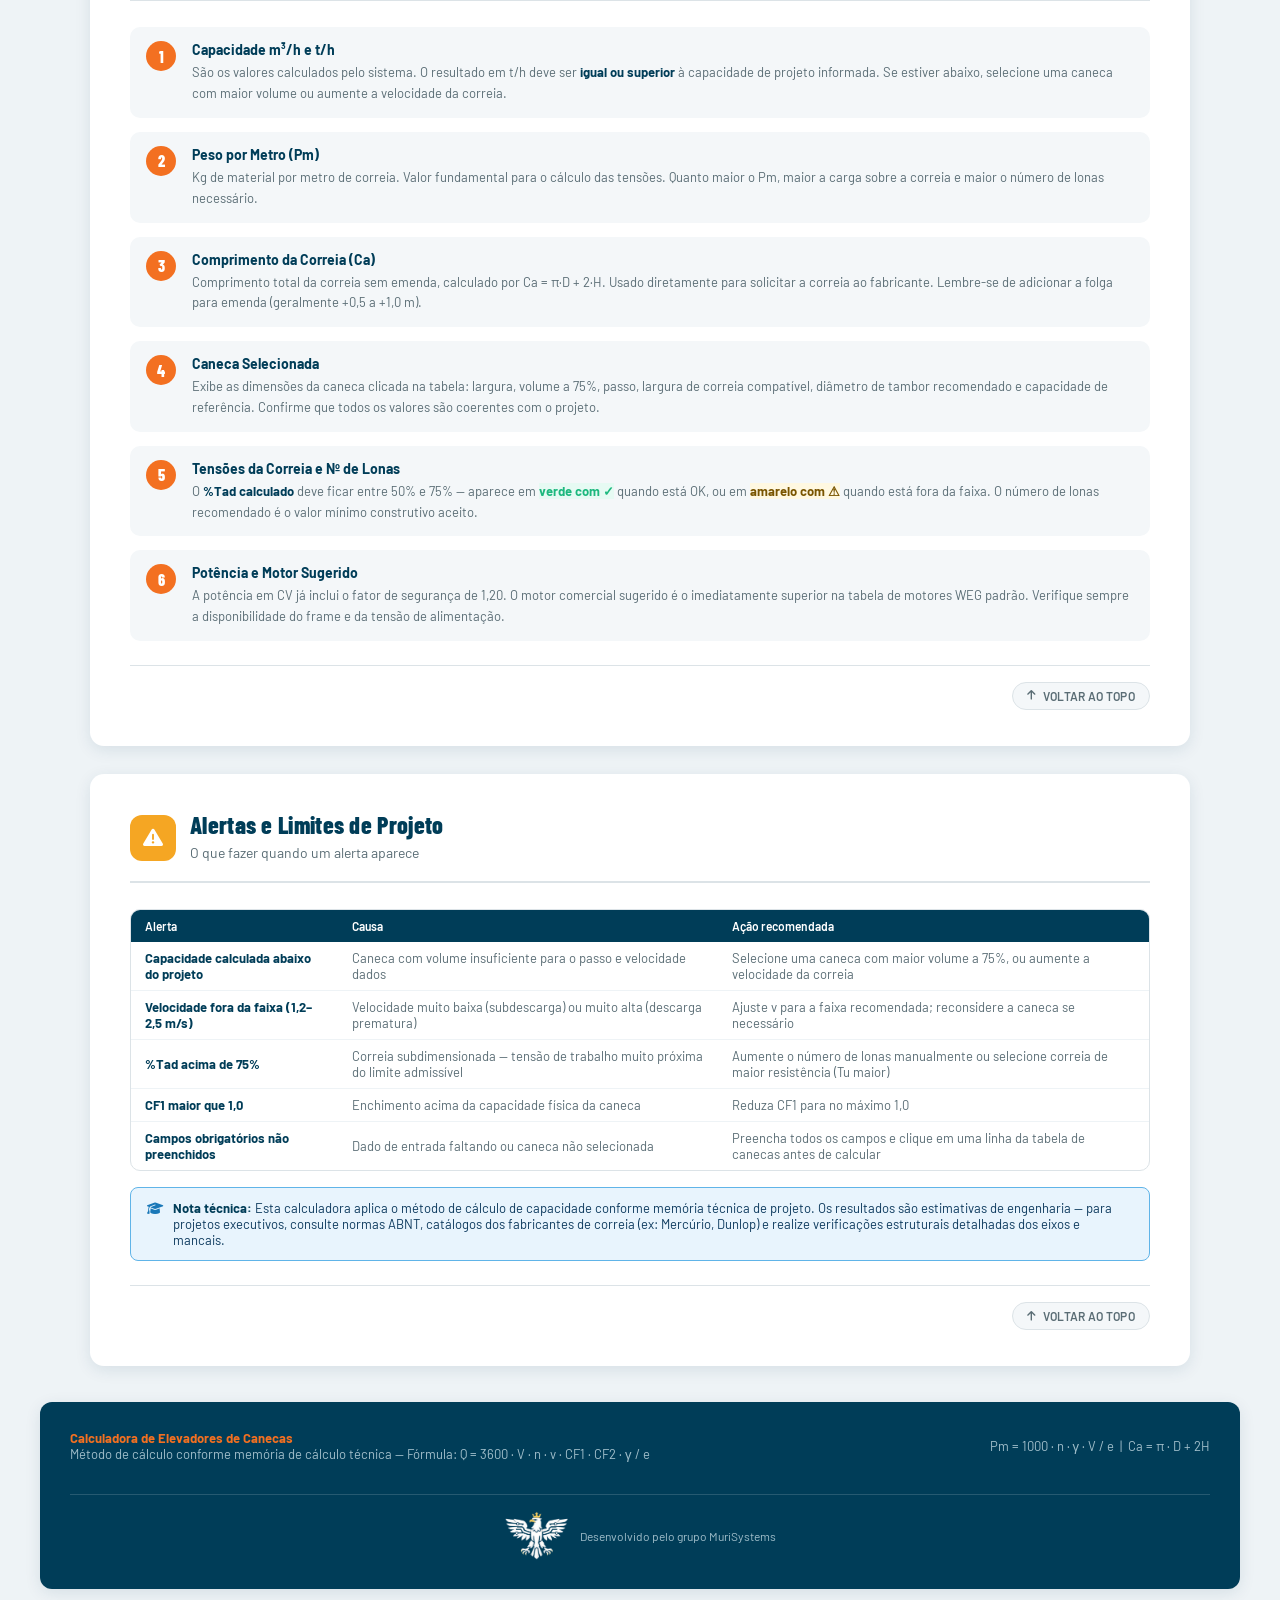
<file: instrucoes.html>
<!DOCTYPE html>
<html lang="pt-BR">

<head>
  <meta charset="UTF-8">
  <meta name="viewport" content="width=device-width, initial-scale=1.0">
  <title>Instruções — Calculadora de Elevadores</title>
  <link rel="preconnect" href="https://fonts.googleapis.com">
  <link rel="stylesheet"
    href="https://fonts.googleapis.com/css2?family=Barlow+Condensed:wght@400;600;700;800&family=Barlow:wght@400;500;600&display=swap">
  <link rel="stylesheet" href="https://cdnjs.cloudflare.com/ajax/libs/font-awesome/6.5.0/css/all.min.css">
  <link rel="stylesheet" href="style.css">
  <script>/* Prefs de acessibilidade aplicadas antes do body */
  (function(){try{var p=JSON.parse(localStorage.getItem('elev_acess_v1'));if(p&&p.tema==='dark')document.documentElement.classList.add('dark');if(p&&p.contraste)document.documentElement.classList.add('alto-contraste');if(p&&p.fonte==='grande')document.documentElement.classList.add('fonte-lg');if(p&&p.fonte==='pequena')document.documentElement.classList.add('fonte-sm');}catch(e){}})();</script>
</head>

<body id="top">

  <!-- HEADER -->
  <div class="header">
    <div class="header-brand">
      <div class="icon-elev">
        <a href="https://i9tmg.com.br/"><img src="imagens/i9_logo.png" alt="Logo"></a>
      </div>
      <div>
        <span>Calculadora de Elevadores</span>
        <small>ELEVADORES DE CANECAS — CÁLCULO COMPLETO</small>
      </div>
    </div>
    <nav class="menu">
      <a href="index.html"><i class="fas fa-calculator"></i> Calculadora</a>
      <a href="instrucoes.html" class="active"><i class="fas fa-book-open"></i> Instruções</a>
      <a href="historico.html"><i class="fas fa-history"></i> Histórico</a>
    </nav>
    <div class="header-tag"><i class="fas fa-industry"></i> &nbsp;Equipamentos Industriais</div>
    <!-- MENU ACESSIBILIDADE -->
    <div class="acess-menu" id="acess-menu">
      <button class="acess-toggle" id="acess-toggle" onclick="acessTogglePanel(event)" aria-haspopup="true" aria-expanded="false" aria-controls="acess-panel" title="Opções de acessibilidade">
        <i class="fas fa-universal-access" id="acess-icone-tema"></i>
        <span class="acess-toggle-label">Acessibilidade</span>
        <span id="acess-indicador" style="display:none;width:7px;height:7px;background:#ff8533;border-radius:50%;margin-left:2px"></span>
      </button>
      <div class="acess-panel" id="acess-panel" role="dialog" aria-label="Opções de acessibilidade">
        <div class="acess-panel-header"><i class="fas fa-universal-access"></i> Acessibilidade</div>
        <div class="acess-group">
          <div class="acess-group-label">Tema</div>
          <div class="acess-btns">
            <button class="acess-btn active" id="acess-btn-light" onclick="acessSetTema('light')" title="Modo claro">
              <span class="acess-icon"><i class="fas fa-sun"></i></span>
              <span class="acess-lbl">Claro</span>
            </button>
            <button class="acess-btn" id="acess-btn-dark" onclick="acessSetTema('dark')" title="Modo escuro">
              <span class="acess-icon"><i class="fas fa-moon"></i></span>
              <span class="acess-lbl">Escuro</span>
            </button>
            <button class="acess-btn" id="acess-btn-contraste" onclick="acessToggleContraste()" title="Alto contraste (requer modo escuro)">
              <span class="acess-icon"><i class="fas fa-adjust"></i></span>
              <span class="acess-lbl">Contraste</span>
            </button>
          </div>
        </div>
        <hr class="acess-sep">
        <div class="acess-group">
          <div class="acess-group-label">Tamanho do texto</div>
          <div class="acess-btns">
            <button class="acess-btn" id="acess-btn-fonte-pequena" onclick="acessSetFonte('pequena')" title="Texto pequeno">
              <span class="acess-icon" style="font-size:12px;font-family:var(--font-display);font-weight:800">A</span>
              <span class="acess-lbl">Pequeno</span>
            </button>
            <button class="acess-btn" id="acess-btn-fonte-normal" onclick="acessSetFonte('normal')" title="Texto normal">
              <span class="acess-icon" style="font-size:16px;font-family:var(--font-display);font-weight:800">A</span>
              <span class="acess-lbl">Normal</span>
            </button>
            <button class="acess-btn" id="acess-btn-fonte-grande" onclick="acessSetFonte('grande')" title="Texto grande">
              <span class="acess-icon" style="font-size:20px;font-family:var(--font-display);font-weight:800">A</span>
              <span class="acess-lbl">Grande</span>
            </button>
          </div>
        </div>
        <button class="acess-btn-reset" onclick="acessReset()" title="Restaurar padrões"><i class="fas fa-undo"></i> Restaurar padrões</button>
      </div>
    </div>
  </div>
  <div class="page-intro">
    <h1>Manual de Uso e Fundamentos de Cálculo</h1>
    <p>Guia completo sobre o funcionamento do elevador de canecas, explicação de cada parâmetro de entrada, fórmulas
      aplicadas, exemplos numéricos e interpretação dos resultados.</p>
  </div>

  <!-- ÍNDICE RÁPIDO -->
  <nav class="indice">
    <a href="#o-que-e">O que é</a>
    <a href="#entradas">Dados de Entrada</a>
    <a href="#canecas">Tabela de Canecas</a>
    <a href="#capacidade">Cálculo de Capacidade</a>
    <a href="#tensoes">Tensões da Correia</a>
    <a href="#potencia">Potência do Motor</a>
    <a href="#resultados">Interpretando os Resultados</a>
    <a href="#alertas">Alertas e Limites</a>
  </nav>

  <!-- ===== 1. O QUE É ===== -->
  <section class="sec" id="o-que-e">
    <div class="sec-header">
      <div class="sec-icon"><i class="fas fa-info-circle"></i></div>
      <div>
        <h2>O que é um Elevador de Canecas?</h2>
        <p>Conceito, componentes e aplicações industriais</p>
      </div>
    </div>

    <p>O <strong>elevador de canecas</strong> é um transportador vertical contínuo utilizado para movimentar materiais a
      granel — como grãos, calcário, cimento, minérios e fertilizantes — de um nível inferior a um nível superior. É
      composto por uma correia ou corrente sem fim na qual são fixadas as canecas (recipientes metálicos), que coletam o
      material na parte inferior (pé do elevador) e o descarregam na parte superior (cabeça do elevador).</p>

    <!-- Diagrama SVG do elevador -->
    <div class="diagrama-wrap">
      <svg viewBox="0 0 520 480" xmlns="http://www.w3.org/2000/svg" width="520">
        <!-- Fundo -->
        <rect width="520" height="480" fill="#f4f7f9" rx="12" />

        <!-- Título -->
        <text x="260" y="30" text-anchor="middle" font-family="Barlow Condensed, sans-serif" font-size="16"
          font-weight="700" fill="#003D58">ESQUEMA DO ELEVADOR DE CANECAS</text>

        <!-- Caixa do elevador (corpo) -->
        <rect x="200" y="55" width="120" height="360" rx="4" fill="none" stroke="#003D58" stroke-width="2.5"
          stroke-dasharray="6,3" />

        <!-- Tambor Motriz (topo) -->
        <ellipse cx="260" cy="80" rx="46" ry="18" fill="#003D58" opacity=".15" stroke="#003D58" stroke-width="2" />
        <ellipse cx="260" cy="80" rx="46" ry="18" fill="none" stroke="#003D58" stroke-width="2" />
        <text x="260" y="83" text-anchor="middle" font-family="Barlow, sans-serif" font-size="11" fill="#003D58"
          font-weight="600">TAMBOR MOTRIZ</text>
        <!-- Seta rotação -->
        <path d="M230,68 Q225,55 240,52" fill="none" stroke="#F37021" stroke-width="2" stroke-linecap="round" />
        <polygon points="238,48 244,54 237,56" fill="#F37021" />

        <!-- Tambor Esticador (base) -->
        <ellipse cx="260" cy="390" rx="40" ry="15" fill="#5a6d75" opacity=".2" stroke="#5a6d75" stroke-width="2" />
        <ellipse cx="260" cy="390" rx="40" ry="15" fill="none" stroke="#5a6d75" stroke-width="2" />
        <text x="260" y="393" text-anchor="middle" font-family="Barlow, sans-serif" font-size="11" fill="#5a6d75"
          font-weight="600">TAMBOR ESTICADOR</text>

        <!-- Correia subindo (esquerda) -->
        <line x1="220" y1="80" x2="220" y2="390" stroke="#003D58" stroke-width="3" />
        <!-- Correia descendo (direita) -->
        <line x1="300" y1="80" x2="300" y2="390" stroke="#003D58" stroke-width="3" stroke-dasharray="8,4" />

        <!-- Canecas na correia ascendente -->
        <!-- Caneca 1 -->
        <rect x="205" y="280" width="28" height="18" rx="3" fill="#F37021" opacity=".9" />
        <line x1="205" y1="285" x2="200" y2="285" stroke="#003D58" stroke-width="1.5" />
        <line x1="233" y1="285" x2="238" y2="285" stroke="#003D58" stroke-width="1.5" />
        <!-- Caneca 2 -->
        <rect x="205" y="220" width="28" height="18" rx="3" fill="#F37021" opacity=".9" />
        <!-- Caneca 3 -->
        <rect x="205" y="160" width="28" height="18" rx="3" fill="#F37021" opacity=".9" />
        <!-- Caneca 4 (descarregando) -->
        <rect x="205" y="100" width="28" height="18" rx="3" fill="#F37021" opacity=".7" />

        <!-- Material caindo na descarga -->
        <path d="M230,100 Q260,88 280,78" fill="none" stroke="#F37021" stroke-width="1.5" stroke-dasharray="4,3" />
        <circle cx="265" cy="68" r="3" fill="#F37021" opacity=".7" />
        <circle cx="278" cy="64" r="2" fill="#F37021" opacity=".6" />
        <circle cx="290" cy="72" r="2.5" fill="#F37021" opacity=".5" />

        <!-- Seta direção subida -->
        <line x1="217" y1="330" x2="217" y2="295" stroke="#1db87e" stroke-width="2.5" stroke-linecap="round" />
        <polygon points="213,297 217,288 221,297" fill="#1db87e" />
        <text x="192" y="312" text-anchor="middle" font-family="Barlow, sans-serif" font-size="10" fill="#1db87e"
          font-weight="600" transform="rotate(-90,192,312)">SUBIDA</text>

        <!-- Seta direção descida -->
        <line x1="308" y1="140" x2="308" y2="175" stroke="#5a6d75" stroke-width="2" stroke-dasharray="5,3"
          stroke-linecap="round" />
        <polygon points="304,173 308,182 312,173" fill="#5a6d75" />

        <!-- Tremonha de entrada (pé) -->
        <path d="M200,390 L170,430 L200,430 Z" fill="#dce3e7" stroke="#5a6d75" stroke-width="1.5" />
        <path d="M300,390 L330,430 L300,430 Z" fill="#dce3e7" stroke="#5a6d75" stroke-width="1.5" />
        <rect x="170" y="430" width="180" height="24" rx="4" fill="#dce3e7" stroke="#5a6d75" stroke-width="1.5" />
        <text x="260" y="446" text-anchor="middle" font-family="Barlow, sans-serif" font-size="11" fill="#5a6d75"
          font-weight="600">PÉ DO ELEVADOR</text>

        <!-- Saída de descarga (cabeça) -->
        <rect x="300" y="55" width="70" height="44" rx="4" fill="#dce3e7" stroke="#5a6d75" stroke-width="1.5" />
        <text x="335" y="73" text-anchor="middle" font-family="Barlow, sans-serif" font-size="10" fill="#5a6d75"
          font-weight="600">SAÍDA /</text>
        <text x="335" y="86" text-anchor="middle" font-family="Barlow, sans-serif" font-size="10" fill="#5a6d75"
          font-weight="600">DESCARGA</text>
        <!-- Seta saída -->
        <line x1="300" y1="77" x2="320" y2="77" stroke="#F37021" stroke-width="2" />
        <polygon points="318,73 327,77 318,81" fill="#F37021" />

        <!-- Motor -->
        <rect x="120" y="62" width="60" height="36" rx="6" fill="#003D58" />
        <text x="150" y="76" text-anchor="middle" font-family="Barlow, sans-serif" font-size="10" fill="#fff"
          font-weight="600">MOTOR</text>
        <text x="150" y="89" text-anchor="middle" font-family="Barlow, sans-serif" font-size="10"
          fill="#a0d0e8">REDUTOR</text>
        <line x1="180" y1="80" x2="214" y2="80" stroke="#F37021" stroke-width="2.5" stroke-dasharray="5,3" />

        <!-- Cota de altura H -->
        <line x1="60" y1="80" x2="60" y2="390" stroke="#003D58" stroke-width="1.5" />
        <line x1="55" y1="80" x2="65" y2="80" stroke="#003D58" stroke-width="1.5" />
        <line x1="55" y1="390" x2="65" y2="390" stroke="#003D58" stroke-width="1.5" />
        <text x="44" y="238" text-anchor="middle" font-family="Barlow Condensed, sans-serif" font-size="14"
          font-weight="700" fill="#003D58" transform="rotate(-90,44,238)">H = Altura (m)</text>

        <!-- Legenda -->
        <rect x="340" y="200" width="150" height="120" rx="8" fill="#fff" stroke="#dce3e7" stroke-width="1.5" />
        <text x="415" y="218" text-anchor="middle" font-family="Barlow Condensed, sans-serif" font-size="13"
          font-weight="700" fill="#003D58">LEGENDA</text>
        <rect x="352" y="228" width="14" height="10" rx="2" fill="#F37021" />
        <text x="372" y="238" font-family="Barlow, sans-serif" font-size="11" fill="#5a6d75">Canecas</text>
        <line x1="352" y1="254" x2="366" y2="254" stroke="#003D58" stroke-width="2.5" />
        <text x="372" y="258" font-family="Barlow, sans-serif" font-size="11" fill="#5a6d75">Correia (subida)</text>
        <line x1="352" y1="272" x2="366" y2="272" stroke="#003D58" stroke-width="2" stroke-dasharray="5,3" />
        <text x="372" y="276" font-family="Barlow, sans-serif" font-size="11" fill="#5a6d75">Correia (retorno)</text>
        <line x1="352" y1="290" x2="360" y2="290" stroke="#1db87e" stroke-width="2.5" />
        <polygon points="358,286 366,290 358,294" fill="#1db87e" />
        <text x="372" y="294" font-family="Barlow, sans-serif" font-size="11" fill="#5a6d75">Direção</text>
      </svg>
    </div>

    <p>O material é coletado no <strong>pé do elevador</strong> por enchimento ou por colher, e é descarregado no topo
      por força centrífuga (elevadores centrífugos, os mais comuns) ou por gravidade (elevadores de descarga positiva,
      para materiais frágeis). Esta calculadora trabalha com o <strong>método centrífugo</strong>.</p>
  <div class="topo-link"><a href="#top"><i class="fas fa-arrow-up"></i> Voltar ao topo</a></div>
  </section>

  <!-- ===== 2. DADOS DE ENTRADA ===== -->
  <section class="sec" id="entradas">
    <div class="sec-header">
      <div class="sec-icon laranja"><i class="fas fa-sliders-h"></i></div>
      <div>
        <h2>Dados de Entrada — o que preencher</h2>
        <p>Explicação detalhada de cada campo do formulário</p>
      </div>
    </div>

    <div class="campos-grid">

      <div class="campo-card">
        <div class="cc-titulo"><i class="fas fa-tag"></i> TAG / Identificação</div>
        <p>Nome ou código do equipamento no projeto (ex: <em>EL-01 MISTURA 90</em>). Serve apenas para identificar o
          resultado impresso — não afeta os cálculos.</p>
      </div>

      <div class="campo-card">
        <div class="cc-titulo"><i class="fas fa-weight-hanging"></i> Capacidade de Projeto</div>
        <div class="cc-simbolo">Q — t/h</div>
        <p>Quantidade de material a ser transportada por hora, em <strong>toneladas por hora</strong>. É o requisito de
          processo: o elevador deve ser capaz de superar este valor.</p>
        <div class="cc-dica"><i class="fas fa-lightbulb"></i> Aplique um fator de serviço de 10–20% acima da capacidade
          nominal do processo.</div>
      </div>

      <div class="campo-card">
        <div class="cc-titulo"><i class="fas fa-cubes"></i> Peso Específico (γ)</div>
        <div class="cc-simbolo">γ — t/m³</div>
        <p>Massa aparente do material a granel por unidade de volume. Materiais mais densos reduzem a capacidade
          volumétrica e aumentam as cargas na correia.</p>
        <div class="cc-dica"><i class="fas fa-lightbulb"></i> Use a densidade aparente (bulk density), não a densidade
          real do sólido. Ex: calcário moído ≈ 1,4 t/m³; milho ≈ 0,75 t/m³.</div>
      </div>

      <div class="campo-card">
        <div class="cc-titulo"><i class="fas fa-arrows-alt-v"></i> Altura do Elevador (H)</div>
        <div class="cc-simbolo">H — m (cc)</div>
        <p>Distância vertical entre o centro do tambor esticador (pé) e o centro do tambor motriz (cabeça), em metros. A
          sigla <strong>cc</strong> significa "centro a centro".</p>
        <div class="cc-dica"><i class="fas fa-lightbulb"></i> Não confundir com a altura total da estrutura, que inclui
          os votos do pé e da cabeça.</div>
      </div>

      <div class="campo-card">
        <div class="cc-titulo"><i class="fas fa-tachometer-alt"></i> Velocidade da Correia (v)</div>
        <div class="cc-simbolo">v — m/s</div>
        <p>Velocidade periférica da correia. Influencia diretamente na capacidade e no tipo de descarga. Para elevadores
          centrífugos, a faixa ideal é <strong>1,2 a 2,5 m/s</strong>.</p>
        <div class="cc-dica"><i class="fas fa-lightbulb"></i> Velocidades muito altas causam descarga prematura (antes
          do topo) ou desgaste excessivo das canecas.</div>
      </div>

      <div class="campo-card">
        <div class="cc-titulo"><i class="fas fa-percentage"></i> Coef. de Enchimento (CF1)</div>
        <div class="cc-simbolo">CF1 — adimensional</div>
        <p>Fração do volume da caneca efetivamente preenchida com material. Máximo teórico: <strong>1,0 (100%)</strong>.
          Na prática, valores entre 0,70 e 0,85 são comuns para enchimento por colher.</p>
        <div class="cc-dica"><i class="fas fa-lightbulb"></i> Materiais finos e fluidos permitem CF1 mais alto.
          Materiais grosseiros ou com grumos, mais baixo.</div>
      </div>

      <div class="campo-card">
        <div class="cc-titulo"><i class="fas fa-balance-scale"></i> Coef. de Homogeneidade (CF2)</div>
        <div class="cc-simbolo">CF2 — adimensional</div>
        <p>Fator que representa a uniformidade da carga ao longo do tempo. Varia de <strong>0,75 a 1,0</strong>. Use 1,0
          para alimentação contínua e uniforme; 0,75 para alimentação intermitente ou irregular.</p>
      </div>

      <div class="campo-card">
        <div class="cc-titulo"><i class="fas fa-grip-lines"></i> Resistência da Correia (Tu)</div>
        <div class="cc-simbolo">Tu — kgf/cm.lona</div>
        <p>Resistência admissível de cada lona da correia. Valores tabelados: <strong>14, 22, 33, 44, 50 e 65</strong>
          kgf/cm.lona. Correias mais resistentes permitem maior tensão com menos lonas.</p>
        <div class="cc-dica"><i class="fas fa-lightbulb"></i> O valor 33 kgf/cm.lona é o mais comum para elevadores
          industriais de médio porte.</div>
      </div>

      <div class="campo-card">
        <div class="cc-titulo"><i class="fas fa-chart-line"></i> % Tensão Admissível (%Tad)</div>
        <div class="cc-simbolo">%Tad — %</div>
        <p>Percentual da tensão admissível da correia que está sendo utilizado. Deve ficar entre <strong>50% e
            75%</strong>. Abaixo de 50% a correia está superdimensionada; acima de 75%, subdimensionada.</p>
        <div class="cc-dica"><i class="fas fa-lightbulb"></i> Recomendação típica: projetar para 60–70% do admissível,
          preservando margem de segurança.</div>
      </div>

    </div>
  <div class="topo-link"><a href="#top"><i class="fas fa-arrow-up"></i> Voltar ao topo</a></div>
  </section>

  <!-- ===== 3. TABELA DE CANECAS ===== -->
  <section class="sec" id="canecas">
    <div class="sec-header">
      <div class="sec-icon"><i class="fas fa-th-list"></i></div>
      <div>
        <h2>Tabela de Canecas — como selecionar</h2>
        <p>Entendendo as dimensões e critérios de escolha</p>
      </div>
    </div>

    <p>A caneca é o elemento que efetivamente transporta o material. Sua escolha impacta diretamente na capacidade, nas
      tensões e no passo (espaçamento entre canecas). A tabela da calculadora contém <strong>21 modelos</strong> com
      suas dimensões padronizadas.</p>

    <!-- Diagrama caneca -->
    <div class="diagrama-wrap">
      <svg viewBox="0 0 480 280" xmlns="http://www.w3.org/2000/svg" width="480">
        <rect width="480" height="280" fill="#f4f7f9" rx="12" />
        <text x="240" y="26" text-anchor="middle" font-family="Barlow Condensed, sans-serif" font-size="15"
          font-weight="700" fill="#003D58">DIMENSÕES DA CANECA</text>

        <!-- Correia vertical -->
        <rect x="215" y="30" width="10" height="220" rx="2" fill="#003D58" opacity=".3" />

        <!-- Caneca — corpo trapezoidal -->
        <path d="M225,100 L225,200 L310,200 L295,100 Z" fill="#F37021" opacity=".85" stroke="#d95f1c"
          stroke-width="2" />
        <!-- Aba de fixação -->
        <rect x="210" y="95" width="25" height="14" rx="3" fill="#003D58" opacity=".7" />
        <rect x="210" y="192" width="25" height="14" rx="3" fill="#003D58" opacity=".7" />

        <!-- Cota Largura -->
        <line x1="225" y1="220" x2="310" y2="220" stroke="#003D58" stroke-width="1.5" />
        <line x1="225" y1="215" x2="225" y2="225" stroke="#003D58" stroke-width="1.5" />
        <line x1="310" y1="215" x2="310" y2="225" stroke="#003D58" stroke-width="1.5" />
        <text x="267" y="238" text-anchor="middle" font-family="Barlow Condensed, sans-serif" font-size="13"
          font-weight="700" fill="#003D58">LARGURA (mm)</text>

        <!-- Cota Altura -->
        <line x1="325" y1="100" x2="325" y2="200" stroke="#003D58" stroke-width="1.5" />
        <line x1="320" y1="100" x2="330" y2="100" stroke="#003D58" stroke-width="1.5" />
        <line x1="320" y1="200" x2="330" y2="200" stroke="#003D58" stroke-width="1.5" />
        <text x="360" y="155" text-anchor="middle" font-family="Barlow Condensed, sans-serif" font-size="13"
          font-weight="700" fill="#003D58" transform="rotate(90,360,155)">ALTURA (mm)</text>

        <!-- Cota Projeção -->
        <line x1="225" y1="80" x2="295" y2="80" stroke="#1db87e" stroke-width="1.5" stroke-dasharray="4,2" />
        <line x1="225" y1="75" x2="225" y2="85" stroke="#1db87e" stroke-width="1.5" />
        <line x1="295" y1="75" x2="295" y2="85" stroke="#1db87e" stroke-width="1.5" />
        <text x="260" y="68" text-anchor="middle" font-family="Barlow Condensed, sans-serif" font-size="12"
          font-weight="700" fill="#1db87e">PROJEÇÃO (mm)</text>

        <!-- Passo -->
        <line x1="170" y1="100" x2="170" y2="190" stroke="#F37021" stroke-width="1.5" />
        <line x1="165" y1="100" x2="175" y2="100" stroke="#F37021" stroke-width="1.5" />
        <line x1="165" y1="190" x2="175" y2="190" stroke="#F37021" stroke-width="1.5" />
        <text x="140" y="150" text-anchor="middle" font-family="Barlow Condensed, sans-serif" font-size="12"
          font-weight="700" fill="#F37021" transform="rotate(-90,140,150)">PASSO (mm)</text>

        <!-- Legenda materiais -->
        <rect x="360" y="90" width="100" height="80" rx="8" fill="#fff" stroke="#dce3e7" stroke-width="1.5" />
        <rect x="370" y="102" width="12" height="10" rx="2" fill="#F37021" opacity=".85" />
        <text x="388" y="111" font-family="Barlow, sans-serif" font-size="11" fill="#5a6d75">Corpo da caneca</text>
        <rect x="370" y="120" width="12" height="10" rx="2" fill="#003D58" opacity=".7" />
        <text x="388" y="129" font-family="Barlow, sans-serif" font-size="11" fill="#5a6d75">Fixação correia</text>
        <line x1="370" y1="146" x2="382" y2="146" stroke="#1db87e" stroke-width="1.5" stroke-dasharray="4,2" />
        <text x="388" y="150" font-family="Barlow, sans-serif" font-size="11" fill="#5a6d75">Projeção</text>
      </svg>
    </div>

    <div class="ref-table-wrap">
      <table class="ref-table">
        <thead>
          <tr>
            <th>Coluna na tabela</th>
            <th>O que representa</th>
            <th>Como usar na seleção</th>
          </tr>
        </thead>
        <tbody>
          <tr>
            <td><strong>Largura (mm)</strong></td>
            <td>Dimensão frontal da abertura da caneca</td>
            <td>Deve ser compatível com a largura da correia selecionada</td>
          </tr>
          <tr>
            <td><strong>Vol. 75% (L)</strong></td>
            <td>Volume útil da caneca a 75% de enchimento</td>
            <td>Valor usado nos cálculos de capacidade (CF1 padrão)</td>
          </tr>
          <tr>
            <td><strong>Vol. 100% (L)</strong></td>
            <td>Volume total da caneca</td>
            <td>Referência para análise de sobrecarga</td>
          </tr>
          <tr>
            <td><strong>Passo (mm)</strong></td>
            <td>Distância entre canecas consecutivas na correia</td>
            <td>Passos menores aumentam a capacidade; devem permitir descarga sem interferência</td>
          </tr>
          <tr>
            <td><strong>Correia (pol)</strong></td>
            <td>Largura mínima recomendada da correia</td>
            <td>Correia muito estreita não suporta as canecas</td>
          </tr>
          <tr>
            <td><strong>Cap. 1,5m/s (t/h)*</strong></td>
            <td>Capacidade de referência a γ=1 t/m³ e v=1,5 m/s</td>
            <td>Guia rápido para pré-seleção; multiplique por γ real para obter a capacidade no seu material</td>
          </tr>
        </tbody>
      </table>
    </div>

    <div class="info-box">
      <i class="fas fa-info-circle"></i>
      <span><strong>Dica de pré-seleção:</strong> Multiplique a capacidade de referência (col. Cap. 1,5m/s) pelo peso
        específico do seu material (γ) e compare com a capacidade de projeto. A caneca cujo resultado seja igual ou
        superior à capacidade de projeto é um bom ponto de partida.</span>
    </div>
  <div class="topo-link"><a href="#top"><i class="fas fa-arrow-up"></i> Voltar ao topo</a></div>
  </section>

  <!-- ===== 4. CÁLCULO DE CAPACIDADE ===== -->
  <section class="sec" id="capacidade">
    <div class="sec-header">
      <div class="sec-icon laranja"><i class="fas fa-calculator"></i></div>
      <div>
        <h2>Cálculo de Capacidade</h2>
        <p>Fórmula principal, variáveis e exemplo numérico</p>
      </div>
    </div>

    <p>A capacidade do elevador é calculada pela quantidade de material que as canecas conseguem transportar por unidade
      de tempo, em função do volume de cada caneca, do passo e da velocidade da correia.</p>

    <div class="formula-box">
      <div class="f-label">Fórmula de Capacidade Volumétrica</div>
      <div class="f-eq">
        Q (m³/h) = <span>3600 · V · n · v · CF1 · CF2</span> / e
      </div>
      <div class="f-variaveis">
        <div class="fv"><strong>V</strong> = Volume da caneca a 75% (m³)</div>
        <div class="fv"><strong>n</strong> = Nº de fileiras de canecas</div>
        <div class="fv"><strong>v</strong> = Velocidade da correia (m/s)</div>
        <div class="fv"><strong>CF1</strong> = Coef. de enchimento (adm)</div>
        <div class="fv"><strong>CF2</strong> = Coef. de homogeneidade (adm)</div>
        <div class="fv"><strong>e</strong> = Passo das canecas (m)</div>
      </div>
    </div>

    <div class="formula-box formula-box--verde" style="margin-top:12px">
      <div class="f-label">Conversão para Capacidade Mássica</div>
      <div class="f-eq">Q (t/h) = <span>Q (m³/h) · γ</span></div>
      <div class="f-variaveis">
        <div class="fv"><strong>γ</strong> = Peso específico do material (t/m³)</div>
      </div>
    </div>

    <div class="exemplo-box">
      <div class="ex-titulo"><i class="fas fa-flask"></i> Exemplo Numérico — EL-01 MISTURA 90</div>
      <div class="ex-linha"><span class="ek">Caneca selecionada</span><span class="ev">500 mm × 220 mm, Passo 440
          mm</span></div>
      <div class="ex-linha"><span class="ek">Volume a 75% (V)</span><span class="ev">8,993 L = 0,008993 m³</span></div>
      <div class="ex-linha"><span class="ek">Nº fileiras (n)</span><span class="ev">1</span></div>
      <div class="ex-linha"><span class="ek">Velocidade (v)</span><span class="ev">1,525 m/s</span></div>
      <div class="ex-linha"><span class="ek">CF1</span><span class="ev">0,754</span></div>
      <div class="ex-linha"><span class="ek">CF2</span><span class="ev">1,0</span></div>
      <div class="ex-linha"><span class="ek">Passo (e)</span><span class="ev">0,440 m</span></div>
      <div class="ex-linha"><span class="ek">Q volumétrica = 3600 × 0,008993 × 1 × 1,525 × 0,754 × 1,0 /
          0,440</span><span class="ev">≈ 85,0 m³/h</span></div>
      <div class="ex-linha"><span class="ek">Peso específico (γ)</span><span class="ev">1,11 t/m³</span></div>
      <div class="ex-linha"><span class="ek">Q mássica = 85,0 × 1,11</span><span class="ev dest">≈ 94,3 t/h</span></div>
    </div>
  <div class="topo-link"><a href="#top"><i class="fas fa-arrow-up"></i> Voltar ao topo</a></div>
  </section>

  <!-- ===== 5. TENSÕES DA CORREIA ===== -->
  <section class="sec" id="tensoes">
    <div class="sec-header">
      <div class="sec-icon amarelo"><i class="fas fa-compress-arrows-alt"></i></div>
      <div>
        <h2>Cálculo das Tensões da Correia</h2>
        <p>Peso por metro, tensão de trabalho, lonas e %Tad</p>
      </div>
    </div>

    <p>A análise das tensões garante que a correia suporte as cargas sem ruptura e trabalhe dentro dos limites seguros.
      São calculados o peso por metro de material, a tensão no lado tenso e o número mínimo de lonas.</p>

    <div class="formula-box">
      <div class="f-label">Peso por Metro de Material (Pm)</div>
      <div class="f-eq">Pm (kg/m) = <span>1000 · n · γ · V</span> / e</div>
      <div class="f-variaveis">
        <div class="fv"><strong>n</strong> = Nº de fileiras de canecas</div>
        <div class="fv"><strong>γ</strong> = Peso específico (t/m³)</div>
        <div class="fv"><strong>V</strong> = Volume da caneca a 75% (L)</div>
        <div class="fv"><strong>e</strong> = Passo das canecas (mm)</div>
      </div>
    </div>

    <div class="formula-box formula-box--marrom" style="margin-top:12px">
      <div class="f-label">Comprimento da Correia Aberta (Ca)</div>
      <div class="f-eq">Ca (m) = <span>π · D</span> + 2 · H</div>
      <div class="f-variaveis">
        <div class="fv"><strong>D</strong> = Diâmetro do tambor (m)</div>
        <div class="fv"><strong>H</strong> = Altura cc do elevador (m)</div>
      </div>
    </div>

    <p style="margin-top:16px">A <strong>tensão no lado tenso (Tt)</strong> considera o peso do material elevado, o peso
      próprio da correia e os atritos, com fator de majoração. O número mínimo de lonas é obtido dividindo essa tensão
      pela resistência admissível da correia escolhida.</p>

    <div class="ref-table-wrap">
      <table class="ref-table">
        <thead>
          <tr>
            <th>Grandeza</th>
            <th>Fórmula resumida</th>
            <th>Observação</th>
          </tr>
        </thead>
        <tbody>
          <tr>
            <td><strong>Tensão lado tenso (Tt)</strong></td>
            <td>Tt = (Pm + Pc) × H × 1,25</td>
            <td>Pc = peso da correia por metro (kg/m)</td>
          </tr>
          <tr>
            <td><strong>Nº mínimo de lonas (Nm)</strong></td>
            <td>Nm = Tt / (Tu × B/10)</td>
            <td>B = largura da correia em mm</td>
          </tr>
          <tr>
            <td><strong>%Tad calculado</strong></td>
            <td>%Tad = Tt / (Tu × B/10 × Nm_rec) × 100</td>
            <td>Deve ficar entre 50% e 75%</td>
          </tr>
        </tbody>
      </table>
    </div>

    <div class="info-box">
      <i class="fas fa-info-circle"></i>
      <span>O número de lonas recomendado é sempre o maior entre o calculado (arredondado para cima) e o mínimo de
        <strong>4 lonas</strong>, que é o piso construtivo usual para correias de elevadores.</span>
    </div>
  <div class="topo-link"><a href="#top"><i class="fas fa-arrow-up"></i> Voltar ao topo</a></div>
  </section>

  <!-- ===== 6. POTÊNCIA ===== -->
  <section class="sec" id="potencia">
    <div class="sec-header">
      <div class="sec-icon verde"><i class="fas fa-bolt"></i></div>
      <div>
        <h2>Cálculo da Potência do Motor</h2>
        <p>Potência efetiva, fator de serviço e seleção comercial</p>
      </div>
    </div>

    <p>A potência do motor é calculada a partir da energia necessária para elevar o material a uma determinada altura em
      uma determinada vazão, descontando a eficiência mecânica do sistema (correia + redutor + acoplamentos).</p>

    <div class="formula-box">
      <div class="f-label">Potência Efetiva Necessária</div>
      <div class="f-eq">Ne (kW) = <span>Q · H · 9,81</span> / (3600 · η)</div>
      <div class="f-variaveis">
        <div class="fv"><strong>Q</strong> = Capacidade em t/h</div>
        <div class="fv"><strong>H</strong> = Altura cc (m)</div>
        <div class="fv"><strong>9,81</strong> = aceleração gravitacional (m/s²)</div>
        <div class="fv"><strong>η</strong> = eficiência mecânica (adotado 0,85)</div>
      </div>
    </div>

    <p style="margin-top:16px">Após calcular a potência efetiva, aplica-se o <strong>fator de segurança de 1,20
        (20%)</strong> para cobrir variações de carga, atrito adicional e perdas não modeladas. O resultado em CV é
      convertido e comparado com a lista de motores comerciais disponíveis, selecionando-se o <strong>imediatamente
        superior</strong>.</p>

    <div class="exemplo-box">
      <div class="ex-titulo"><i class="fas fa-flask"></i> Exemplo — Potência para 94,3 t/h e H = 20,6 m</div>
      <div class="ex-linha"><span class="ek">Ne = 94,3 × 20,6 × 9,81 / (3600 × 0,85)</span><span class="ev">= 6,19
          kW</span></div>
      <div class="ex-linha"><span class="ek">Com fs 1,20 → 6,19 × 1,20</span><span class="ev">= 7,43 kW</span></div>
      <div class="ex-linha"><span class="ek">Conversão para CV → 7,43 / 0,7355</span><span class="ev">= 10,1 CV</span>
      </div>
      <div class="ex-linha"><span class="ek">Motor comercial selecionado</span><span class="ev dest">15 CV — 4 polos /
          60 Hz</span></div>
    </div>

    <div class="ref-table-wrap">
      <table class="ref-table">
        <thead>
          <tr>
            <th>Potências comerciais disponíveis (CV)</th>
          </tr>
        </thead>
        <tbody>
          <tr>
            <td>1 — 2 — 3 — 5 — 7,5 — 10 — <strong>15</strong> — 20 — 25 — 30 — 40 — 50 — 60 — 75 — 100 — 125 — 150 —
              200</td>
          </tr>
        </tbody>
      </table>
    </div>
  <div class="topo-link"><a href="#top"><i class="fas fa-arrow-up"></i> Voltar ao topo</a></div>
  </section>

  <!-- ===== 7. INTERPRETANDO OS RESULTADOS ===== -->
  <section class="sec" id="resultados">
    <div class="sec-header">
      <div class="sec-icon"><i class="fas fa-chart-bar"></i></div>
      <div>
        <h2>Interpretando os Resultados</h2>
        <p>O que cada valor na tela de resultados significa</p>
      </div>
    </div>

    <div class="steps">
      <div class="step">
        <div class="step-num">1</div>
        <div class="step-body">
          <div class="st-titulo">Capacidade m³/h e t/h</div>
          <p>São os valores calculados pelo sistema. O resultado em t/h deve ser <strong>igual ou superior</strong> à
            capacidade de projeto informada. Se estiver abaixo, selecione uma caneca com maior volume ou aumente a
            velocidade da correia.</p>
        </div>
      </div>
      <div class="step">
        <div class="step-num">2</div>
        <div class="step-body">
          <div class="st-titulo">Peso por Metro (Pm)</div>
          <p>Kg de material por metro de correia. Valor fundamental para o cálculo das tensões. Quanto maior o Pm, maior
            a carga sobre a correia e maior o número de lonas necessário.</p>
        </div>
      </div>
      <div class="step">
        <div class="step-num">3</div>
        <div class="step-body">
          <div class="st-titulo">Comprimento da Correia (Ca)</div>
          <p>Comprimento total da correia sem emenda, calculado por Ca = π·D + 2·H. Usado diretamente para solicitar a
            correia ao fabricante. Lembre-se de adicionar a folga para emenda (geralmente +0,5 a +1,0 m).</p>
        </div>
      </div>
      <div class="step">
        <div class="step-num">4</div>
        <div class="step-body">
          <div class="st-titulo">Caneca Selecionada</div>
          <p>Exibe as dimensões da caneca clicada na tabela: largura, volume a 75%, passo, largura de correia
            compatível, diâmetro de tambor recomendado e capacidade de referência. Confirme que todos os valores são
            coerentes com o projeto.</p>
        </div>
      </div>
      <div class="step">
        <div class="step-num">5</div>
        <div class="step-body">
          <div class="st-titulo">Tensões da Correia e Nº de Lonas</div>
          <p>O <strong>%Tad calculado</strong> deve ficar entre 50% e 75% — aparece em <span
              class="badge-ok">verde com ✓</span> quando está OK, ou em <span
              class="badge-warn">amarelo com ⚠</span> quando está fora da faixa. O número de lonas
            recomendado é o valor mínimo construtivo aceito.</p>
        </div>
      </div>
      <div class="step">
        <div class="step-num">6</div>
        <div class="step-body">
          <div class="st-titulo">Potência e Motor Sugerido</div>
          <p>A potência em CV já inclui o fator de segurança de 1,20. O motor comercial sugerido é o imediatamente
            superior na tabela de motores WEG padrão. Verifique sempre a disponibilidade do frame e da tensão de
            alimentação.</p>
        </div>
      </div>
    </div>
  <div class="topo-link"><a href="#top"><i class="fas fa-arrow-up"></i> Voltar ao topo</a></div>
  </section>

  <!-- ===== 8. ALERTAS ===== -->
  <section class="sec" id="alertas">
    <div class="sec-header">
      <div class="sec-icon amarelo"><i class="fas fa-exclamation-triangle"></i></div>
      <div>
        <h2>Alertas e Limites de Projeto</h2>
        <p>O que fazer quando um alerta aparece</p>
      </div>
    </div>

    <div class="ref-table-wrap">
      <table class="ref-table">
        <thead>
          <tr>
            <th>Alerta</th>
            <th>Causa</th>
            <th>Ação recomendada</th>
          </tr>
        </thead>
        <tbody>
          <tr>
            <td><strong>Capacidade calculada abaixo do projeto</strong></td>
            <td>Caneca com volume insuficiente para o passo e velocidade dados</td>
            <td>Selecione uma caneca com maior volume a 75%, ou aumente a velocidade da correia</td>
          </tr>
          <tr>
            <td><strong>Velocidade fora da faixa (1,2–2,5 m/s)</strong></td>
            <td>Velocidade muito baixa (subdescarga) ou muito alta (descarga prematura)</td>
            <td>Ajuste v para a faixa recomendada; reconsidere a caneca se necessário</td>
          </tr>
          <tr>
            <td><strong>%Tad acima de 75%</strong></td>
            <td>Correia subdimensionada — tensão de trabalho muito próxima do limite admissível</td>
            <td>Aumente o número de lonas manualmente ou selecione correia de maior resistência (Tu maior)</td>
          </tr>
          <tr>
            <td><strong>CF1 maior que 1,0</strong></td>
            <td>Enchimento acima da capacidade física da caneca</td>
            <td>Reduza CF1 para no máximo 1,0</td>
          </tr>
          <tr>
            <td><strong>Campos obrigatórios não preenchidos</strong></td>
            <td>Dado de entrada faltando ou caneca não selecionada</td>
            <td>Preencha todos os campos e clique em uma linha da tabela de canecas antes de calcular</td>
          </tr>
        </tbody>
      </table>
    </div>

    <div class="info-box mt-lg">
      <i class="fas fa-graduation-cap"></i>
      <span><strong>Nota técnica:</strong> Esta calculadora aplica o método de cálculo de capacidade conforme memória
        técnica de projeto. Os resultados são estimativas de engenharia — para projetos executivos, consulte normas
        ABNT, catálogos dos fabricantes de correia (ex: Mercúrio, Dunlop) e realize verificações estruturais detalhadas
        dos eixos e mancais.</span>
    </div>
  <div class="topo-link"><a href="#top"><i class="fas fa-arrow-up"></i> Voltar ao topo</a></div>
  </section>

  <!-- FOOTER -->
  <div class="footer">
    <div>
      <p><strong>Calculadora de Elevadores de Canecas</strong></p>
      <p>Método de cálculo conforme memória de cálculo técnica — Fórmula: Q = 3600 · V · n · v · CF1 · CF2 · γ / e</p>
    </div>
    <p class="footer-formula">Pm = 1000 · n · γ · V / e &nbsp;|&nbsp; Ca = π · D + 2H</p>
    <div class="footer-bottom">
      <img src="imagens/Muri_logo.png" alt="Logo do grupo">
      <span>Desenvolvido pelo grupo MuriSystems</span>
    </div>
  </div>


  <script src="script.js"></script>
</body>

</html>
</file>
<file: style.css>
/* =====================================================================
   CALCULADORA DE ELEVADORES DE CANECAS — style.css
   ===================================================================== */

/* Scroll suave global — necessário para os links âncora do índice */
html {
  scroll-behavior: smooth;
  font-size: 16px;
}

/* ========================= */
/* DESIGN TOKENS             */
/* ========================= */

:root {
  /* Cores principais */
  --azul: #003D58;
  --azul-medio: #005578;
  --laranja: #F37021;
  --laranja-esc: #d95f1c;
  --cinza-bg: #eef3f6;
  --cinza-borda: #dce3e7;
  --cinza-claro: #eef3f6;
  --cinza-card: #f4f7f9;
  --cinza-input: #f8fafb;
  --texto-sec: #5a6d75;
  --branco: #ffffff;

  /* Cores de estado */
  --verde: #1db87e;
  --verde-bg: #f0fdf8;
  --verde-borda: #b2e8d4;
  --amarelo: #f5a623;
  --amarelo-bg: #fff8e1;
  --amarelo-txt: #7a5500;
  --erro: #e53935;
  --erro-bg: #fff0f0;
  --erro-txt: #7a0000;
  --info: #1a78b8;
  --info-bg: #e8f4fd;
  --info-borda: #60b4e8;
  --info-txt: #0d3a5e;

  /* Tipografia */
  --font-display: 'Barlow Condensed', sans-serif;
  --font-body: 'Barlow', sans-serif;

  /* Border-radius */
  --radius-sm: 8px;
  --radius-md: 10px;
  --radius-lg: 12px;
  --radius-xl: 14px;

  /* Sombras padronizadas */
  --shadow-sm: 0 2px 8px rgba(0, 61, 88, 0.07);
  --shadow-md: 0 4px 16px rgba(0, 61, 88, 0.10);
  --shadow-lg: 0 6px 24px rgba(0, 61, 88, 0.13);
  --shadow-laranja: 0 6px 20px rgba(243, 112, 33, 0.30);

  /* Transições */
  --transition-fast: all 0.15s ease;
  --transition-base: all 0.20s ease;
  --transition-slow: all 0.30s ease;
}

/* ========================= */
/* RESET                     */
/* ========================= */

*,
*::before,
*::after {
  margin: 0;
  padding: 0;
  box-sizing: border-box;
}

/* ========================= */
/* BASE                      */
/* ========================= */

body {
  background: var(--cinza-bg);
  color: var(--azul);
  font-family: var(--font-body);
  font-size: 0.9375rem;
  /* 15px */
  padding: 20px 40px 40px;
  overflow-x: hidden;
}

img,
svg {
  max-width: 100%;
  height: auto;
}

input,
select,
textarea {
  min-width: 0;
  max-width: 100%;
}

/* ========================= */
/* HEADER                    */
/* ========================= */

.header {
  display: flex;
  align-items: center;
  justify-content: space-between;
  background: var(--azul);
  padding: 15px 30px;
  border-radius: var(--radius-lg);
  margin-bottom: 28px;
  flex-wrap: wrap;
  gap: 12px;
  box-shadow: var(--shadow-md);
  overflow: visible;
}

.header-brand {
  display: flex;
  align-items: center;
  gap: 14px;
}

.header-brand .icon-elev {
  width: 55px;
  height: 55px;
}

.header-brand .icon-elev img {
  width: 100%;
  height: 100%;
  object-fit: contain;
}

.header-brand span {
  font-family: var(--font-display);
  font-size: 1.375rem;
  font-weight: 800;
  color: var(--branco);
  letter-spacing: 1px;
}

.header-brand small {
  display: block;
  font-size: 0.6875rem;
  color: #a0beca;
  font-weight: 400;
  letter-spacing: 0.5px;
}

.header-tag {
  background: rgba(243, 112, 33, 0.18);
  color: var(--laranja);
  font-size: 0.75rem;
  font-weight: 600;
  padding: 5px 14px;
  border-radius: 20px;
  border: 1px solid rgba(243, 112, 33, 0.35);
  letter-spacing: 0.5px;
}

/* ========================= */
/* MENU DE NAVEGAÇÃO         */
/* ========================= */

.menu {
  display: flex;
  gap: 6px;
  flex-wrap: wrap;
}

.menu a {
  text-decoration: none;
  color: #a0beca;
  font-family: var(--font-body);
  font-weight: 600;
  font-size: 0.875rem;
  padding: 8px 18px;
  border-radius: var(--radius-sm);
  border: 1.5px solid transparent;
  display: flex;
  align-items: center;
  gap: 7px;
  transition: var(--transition-base);
}

.menu a:hover {
  color: var(--branco);
  border-color: rgba(255, 255, 255, 0.2);
  background: rgba(255, 255, 255, 0.08);
}

.menu a.active {
  color: var(--branco);
  background: var(--laranja);
  border-color: var(--laranja);
}

.menu a.active:hover {
  background: var(--laranja-esc);
  border-color: var(--laranja-esc);
}

/* ========================= */
/* TÍTULO E DESCRIÇÃO        */
/* ========================= */

h1 {
  font-family: var(--font-display);
  font-size: 2rem;
  font-weight: 800;
  text-align: center;
  margin-bottom: 6px;
  letter-spacing: 0.5px;
}

.descricao {
  text-align: center;
  color: var(--texto-sec);
  max-width: 700px;
  margin: 0 auto 30px;
  line-height: 1.6;
}

.descricao span {
  color: var(--laranja);
  font-weight: 600;
}

/* ========================= */
/* CONTAINER PRINCIPAL       */
/* ========================= */

.container {
  max-width: 1400px;
  margin: auto;
  background: var(--branco);
  padding: 36px;
  border-radius: var(--radius-xl);
  box-shadow: var(--shadow-md);
}

/* ========================= */
/* GRID 2 COLUNAS            */
/* ========================= */

.grid-main {
  display: grid;
  grid-template-columns: 1fr 1fr;
  gap: 40px;
}

.grid-main>* {
  min-width: 0;
}

.form-row>* {
  min-width: 0;
}

/* ========================= */
/* TÍTULO DE SEÇÃO           */
/* ========================= */

.sec-title {
  font-family: var(--font-display);
  font-size: 1.125rem;
  font-weight: 700;
  color: var(--azul);
  border-left: 4px solid var(--laranja);
  padding-left: 10px;
  margin-bottom: 20px;
  letter-spacing: 0.3px;
  text-transform: uppercase;
}

.sec-title i {
  color: var(--laranja);
  margin-right: 8px;
}

/* ========================= */
/* FORMULÁRIO                */
/* ========================= */

.form-group {
  margin-bottom: 16px;
}

.form-group label {
  font-weight: 600;
  font-size: 0.8125rem;
  display: block;
  margin-bottom: 6px;
  color: var(--azul);
  text-transform: uppercase;
  letter-spacing: 0.4px;
}

.form-group label i {
  color: var(--laranja);
  margin-right: 6px;
}

.form-row {
  display: grid;
  grid-template-columns: 1fr 1fr;
  gap: 12px;
}

/* Inputs e select — base unificada */
input[type="number"],
input[type="text"],
select {
  width: 100%;
  padding: 11px 14px;
  border-radius: var(--radius-sm);
  border: 1.5px solid var(--cinza-borda);
  background: var(--cinza-input);
  font-size: 0.9375rem;
  font-family: var(--font-body);
  color: var(--azul);
  transition: border-color 0.2s ease, box-shadow 0.2s ease, background 0.2s ease;
}

input[type="number"]:focus,
input[type="text"]:focus,
select:focus {
  border-color: var(--laranja);
  outline: none;
  box-shadow: 0 0 0 3px rgba(243, 112, 33, 0.12);
  background: var(--branco);
}

/* Sufixo de unidade */
.input-wrap {
  position: relative;
}

.input-wrap .unit {
  position: absolute;
  right: 12px;
  top: 50%;
  transform: translateY(-50%);
  font-size: 0.75rem;
  font-weight: 600;
  color: var(--texto-sec);
  pointer-events: none;
}

.input-wrap input {
  padding-right: 46px;
}

/* ========================= */
/* TABELAS — base unificada  */
/* ========================= */

/* Wrapper compartilhado por .caneca-table-wrap e .ref-table-wrap */
.caneca-table-wrap,
.ref-table-wrap {
  overflow-x: auto;
  max-width: 100%;
  /* nunca ultrapassa o pai */
  width: 100%;
  border-radius: var(--radius-md);
  border: 1.5px solid var(--cinza-borda);
  margin: 16px 0 6px;
  -webkit-overflow-scrolling: touch;
  /* scroll suave no iOS */
}

/* th e td compartilhados */
.caneca-table,
.ref-table {
  width: 100%;
  min-width: 480px;
  /* força scroll em vez de comprimir colunas */
  border-collapse: collapse;
  font-size: 0.8125rem;
}

.caneca-table th,
.ref-table th {
  background: var(--azul);
  color: var(--branco);
  padding: 9px 12px;
  font-weight: 600;
  font-size: 0.75rem;
  text-align: center;
  white-space: nowrap;
}

.ref-table th {
  text-align: left;
  padding: 9px 14px;
}

.caneca-table td,
.ref-table td {
  padding: 8px 12px;
  text-align: center;
  border-bottom: 1px solid var(--cinza-claro);
  transition: background 0.15s ease;
}

.ref-table td {
  text-align: left;
  padding: 8px 14px;
  color: var(--texto-sec);
}

.caneca-table tr:last-child td,
.ref-table tr:last-child td {
  border-bottom: none;
}

.caneca-table tr:hover td,
.ref-table tr:hover td {
  background: #f0f5f8;
  cursor: pointer;
}

.caneca-table tr.selecionada td {
  background: #fff3ec;
  font-weight: 600;
  color: var(--azul);
}

.caneca-table tr.selecionada td:first-child {
  border-left: 4px solid var(--laranja);
}

.ref-table td strong {
  color: var(--azul);
}

.tabela-nota {
  font-size: 0.6875rem;
  color: var(--texto-sec);
  margin-top: 4px;
  margin-bottom: 18px;
}

/* ========================= */
/* BOTÃO CALCULAR            */
/* ========================= */

.btn-calcular {
  width: 100%;
  padding: 14px;
  border: none;
  border-radius: var(--radius-md);
  background: var(--laranja);
  color: var(--branco);
  font-size: 1rem;
  font-weight: 700;
  font-family: var(--font-display);
  letter-spacing: 1px;
  text-transform: uppercase;
  cursor: pointer;
  transition: background 0.2s ease, transform 0.15s ease, box-shadow 0.2s ease;
  margin-top: 6px;
  display: flex;
  align-items: center;
  justify-content: center;
  gap: 8px;
}

.btn-calcular:hover {
  background: var(--laranja-esc);
  box-shadow: var(--shadow-laranja);
  transform: translateY(-2px);
}

.btn-calcular:active {
  transform: translateY(0);
  box-shadow: none;
}

/* ========================= */
/* ÁREA DE RESULTADO         */
/* ========================= */

#resultado {
  min-height: 200px;
}

.placeholder-msg {
  display: flex;
  flex-direction: column;
  align-items: center;
  justify-content: center;
  min-height: 260px;
  gap: 14px;
}

.placeholder-msg i {
  font-size: 3.25rem;
  color: var(--cinza-borda);
}

.placeholder-msg p {
  font-size: 0.875rem;
  color: var(--texto-sec);
  text-align: center;
  line-height: 1.6;
}

.placeholder-msg strong {
  color: var(--laranja);
}

/* Cards de resultado */
.res-grid {
  display: grid;
  grid-template-columns: 1fr 1fr;
  gap: 14px;
  margin-bottom: 18px;
}

.res-card {
  background: var(--cinza-card);
  border-radius: var(--radius-md);
  padding: 14px 16px;
  border-left: 5px solid var(--laranja);
  transition: transform 0.2s ease, box-shadow 0.2s ease;
}

.res-card:hover {
  transform: translateY(-2px);
  box-shadow: var(--shadow-sm);
}

.res-card.verde {
  border-left-color: var(--verde);
}

.res-card.azul {
  border-left-color: var(--azul);
}

.res-card.amarelo {
  border-left-color: var(--amarelo);
}

.res-card .lbl {
  font-size: 0.6875rem;
  font-weight: 600;
  text-transform: uppercase;
  letter-spacing: 0.5px;
  color: var(--texto-sec);
  margin-bottom: 4px;
}

.res-card .val {
  font-family: var(--font-display);
  font-size: 1.625rem;
  font-weight: 800;
  color: var(--azul);
  line-height: 1;
}

.res-card .val-unit {
  font-size: 0.8125rem;
  font-weight: 500;
  color: var(--texto-sec);
  margin-top: 2px;
}

/* Caneca selecionada */
.caneca-result-box {
  background: linear-gradient(135deg, var(--azul) 0%, var(--azul-medio) 100%);
  border-radius: var(--radius-lg);
  padding: 18px 20px;
  color: var(--branco);
  margin-bottom: 16px;
  box-shadow: var(--shadow-md);
}

.caneca-result-box h4 {
  font-family: var(--font-display);
  font-size: 1rem;
  font-weight: 700;
  letter-spacing: 0.5px;
  margin-bottom: 12px;
  color: #a0d0e8;
  text-transform: uppercase;
}

.caneca-specs {
  display: grid;
  grid-template-columns: repeat(3, 1fr);
  gap: 10px;
}

.caneca-spec-item {
  text-align: center;
}

.caneca-spec-item .sv {
  font-family: var(--font-display);
  font-size: 1.25rem;
  font-weight: 700;
  color: var(--laranja);
}

.caneca-spec-item .sk {
  font-size: 0.6875rem;
  color: #a0d0e8;
  margin-top: 2px;
}

/* Tensões da correia */
.tensoes-box {
  background: var(--cinza-card);
  border-radius: var(--radius-md);
  padding: 16px 18px;
  border: 1.5px solid var(--cinza-borda);
  margin-bottom: 14px;
}

.tensoes-box h4 {
  font-family: var(--font-display);
  font-size: 0.9375rem;
  font-weight: 700;
  color: var(--azul);
  margin-bottom: 10px;
  text-transform: uppercase;
  letter-spacing: 0.3px;
}

.tensoes-row {
  display: flex;
  justify-content: space-between;
  align-items: center;
  padding: 6px 0;
  border-bottom: 1px dashed var(--cinza-borda);
  font-size: 0.8125rem;
}

.tensoes-row:last-child {
  border-bottom: none;
}

.tensoes-row .tkey {
  color: var(--texto-sec);
}

.tensoes-row .tval {
  font-weight: 700;
  color: var(--azul);
}

.tensoes-row .tval.ok {
  color: var(--verde);
}

.tensoes-row .tval.warn {
  color: var(--amarelo);
}

/* Motor */
.motor-box {
  background: linear-gradient(135deg, var(--laranja) 0%, var(--laranja-esc) 100%);
  border-radius: var(--radius-lg);
  padding: 16px 20px;
  color: var(--branco);
  margin-bottom: 14px;
  display: flex;
  align-items: center;
  gap: 18px;
  box-shadow: var(--shadow-md);
}

.motor-box .icon {
  font-size: 2.375rem;
  opacity: 0.85;
}

.motor-box .motor-info .mi-label {
  font-size: 0.75rem;
  opacity: 0.85;
  letter-spacing: 0.3px;
  text-transform: uppercase;
}

.motor-box .motor-info .mi-val {
  font-family: var(--font-display);
  font-size: 1.875rem;
  font-weight: 800;
  line-height: 1;
}

.motor-box .motor-info .mi-val span {
  font-size: 1.125rem;
  opacity: 0.8;
}

.motor-box .motor-info .mi-sub {
  font-size: 0.75rem;
  opacity: 0.85;
  margin-top: 2px;
}

/* ========================= */
/* ALERTAS — base reutilizável */
/* ========================= */

.alerta {
  border-radius: var(--radius-sm);
  padding: 10px 14px;
  font-size: 0.8125rem;
  display: flex;
  gap: 8px;
  align-items: flex-start;
  margin-bottom: 8px;
  /* padrão: amarelo */
  background: var(--amarelo-bg);
  border: 1.5px solid var(--amarelo);
  color: var(--amarelo-txt);
}

.alerta i {
  color: var(--amarelo);
  margin-top: 1px;
  flex-shrink: 0;
}

.alerta.erro {
  background: var(--erro-bg);
  border-color: var(--erro);
  color: var(--erro-txt);
}

.alerta.erro i {
  color: var(--erro);
}

.alerta.info {
  background: var(--info-bg);
  border-color: var(--info-borda);
  color: var(--info-txt);
}

.alerta.info i {
  color: var(--info);
}

/* ========================= */
/* SEPARADOR E RODAPÉ        */
/* ========================= */

hr.sep {
  border: none;
  border-top: 1.5px solid var(--cinza-borda);
  margin: 18px 0;
}

.formulas-rodape {
  font-size: 0.6875rem;
  color: var(--texto-sec);
  line-height: 1.7;
}

.res-tag {
  font-family: var(--font-display);
  font-size: 0.875rem;
  font-weight: 700;
  text-transform: uppercase;
  letter-spacing: 0.5px;
  color: var(--texto-sec);
  margin-bottom: 14px;
}

.res-tag i {
  color: var(--laranja);
  margin-right: 6px;
}

/* ========================= */
/* FOOTER                    */
/* ========================= */

.footer {
  margin-top: 36px;
  background: var(--azul);
  color: var(--branco);
  border-radius: var(--radius-lg);
  padding: 28px 30px;
  display: flex;
  justify-content: space-between;
  align-items: center;
  flex-wrap: wrap;
  gap: 16px;
  box-shadow: var(--shadow-md);
}

.footer p {
  font-size: 0.8125rem;
  color: #a0beca;
}

.footer strong {
  color: var(--laranja);
}

.footer-formula {
  font-size: 0.75rem;
  color: #a0beca;
}

.footer-bottom {
  width: 100%;
  border-top: 1px solid rgba(255, 255, 255, 0.15);
  margin-top: 16px;
  padding-top: 16px;
  display: flex;
  align-items: center;
  justify-content: center;
  gap: 10px;
}

.footer-bottom img {
  height: 50px;
  object-fit: contain;
}

.footer-bottom span {
  font-size: 0.75rem;
  color: #a0beca;
}

/* ========================= */
/* ANIMAÇÕES                 */
/* ========================= */

@keyframes fadeUp {
  from {
    opacity: 0;
    transform: translateY(14px);
  }

  to {
    opacity: 1;
    transform: translateY(0);
  }
}

.animate-in {
  animation: fadeUp 0.35s ease forwards;
}

.animate-in:nth-child(2) {
  animation-delay: 0.06s;
}

.animate-in:nth-child(3) {
  animation-delay: 0.12s;
}

.animate-in:nth-child(4) {
  animation-delay: 0.18s;
}

.animate-in:nth-child(5) {
  animation-delay: 0.24s;
}

/* ========================= */
/* PÁGINA DE INSTRUÇÕES      */
/* ========================= */

.page-intro {
  text-align: center;
  max-width: 780px;
  margin: 0 auto 40px;
}

.page-intro h1 {
  margin-bottom: 10px;
}

.page-intro p {
  color: var(--texto-sec);
  line-height: 1.7;
}

/* Dark mode override para .page-intro p (evita herança genérica de html.dark p) */
html.dark .page-intro p {
  color: #9bbfd8;
}

/* Índice rápido */
.indice {
  display: flex;
  flex-wrap: wrap;
  gap: 10px;
  justify-content: center;
  margin-bottom: 46px;
}

.indice a {
  background: var(--branco);
  border: 1.5px solid var(--cinza-borda);
  border-radius: 20px;
  padding: 7px 18px;
  font-size: 0.8125rem;
  font-weight: 600;
  color: var(--azul);
  text-decoration: none;
  transition: var(--transition-base);
}

.indice a:hover {
  border-color: var(--laranja);
  color: var(--laranja);
  background: #fff8f4;
}

/* Seções da página de instruções */
.sec {
  background: var(--branco);
  border-radius: var(--radius-xl);
  box-shadow: var(--shadow-md);
  padding: 36px 40px;
  margin-bottom: 28px;
  max-width: 1100px;
  margin-left: auto;
  margin-right: auto;
}

.sec+.sec {
  margin-top: 0;
}

/* Utilitários pontuais */
.mt-lg {
  margin-top: 18px;
}

/* Badges de status inline */


.sec-header {
  display: flex;
  align-items: center;
  gap: 14px;
  margin-bottom: 26px;
  padding-bottom: 16px;
  border-bottom: 2px solid var(--cinza-borda);
}

.sec-icon {
  width: 46px;
  height: 46px;
  border-radius: var(--radius-lg);
  background: var(--azul);
  display: flex;
  align-items: center;
  justify-content: center;
  font-size: 1.25rem;
  color: var(--branco);
  flex-shrink: 0;
}

.sec-icon.laranja {
  background: var(--laranja);
}

.sec-icon.verde {
  background: var(--verde);
}

.sec-icon.amarelo {
  background: var(--amarelo);
}

.sec-header h2 {
  font-family: var(--font-display);
  font-size: 1.5rem;
  font-weight: 800;
  color: var(--azul);
  letter-spacing: 0.3px;
}

.sec-header p {
  font-size: 0.8125rem;
  color: var(--texto-sec);
  margin-top: 2px;
}

/* Texto corrido dentro de .sec */
.sec p {
  color: var(--texto-sec);
  line-height: 1.75;
  margin-bottom: 14px;
  font-size: 0.875rem;
}

.sec p:last-child {
  margin-bottom: 0;
}

.sec strong {
  color: var(--azul);
}

/* Grid de cards de campos */
.campos-grid {
  display: grid;
  grid-template-columns: 1fr 1fr;
  gap: 16px;
  margin-bottom: 24px;
}

.campo-card {
  background: var(--cinza-card);
  border-radius: var(--radius-md);
  padding: 16px 18px;
  border-left: 4px solid var(--cinza-borda);
  transition: border-color 0.2s ease;
}

.campo-card:hover {
  border-left-color: var(--laranja);
}

.campo-card .cc-titulo {
  font-family: var(--font-display);
  font-size: 0.9375rem;
  font-weight: 700;
  color: var(--azul);
  margin-bottom: 4px;
  display: flex;
  align-items: center;
  gap: 8px;
}

.campo-card .cc-titulo i {
  color: var(--laranja);
  font-size: 0.8125rem;
}

.campo-card .cc-simbolo {
  display: inline-block;
  background: var(--azul);
  color: var(--branco);
  font-size: 0.6875rem;
  font-weight: 700;
  padding: 2px 8px;
  border-radius: 4px;
  margin-bottom: 8px;
  font-family: var(--font-display);
  letter-spacing: 0.5px;
}

.campo-card p {
  font-size: 0.8125rem;
  color: var(--texto-sec);
  line-height: 1.6;
  margin: 0;
}

.campo-card .cc-dica {
  margin-top: 8px;
  background: var(--amarelo-bg);
  border-radius: 6px;
  padding: 7px 10px;
  font-size: 0.75rem;
  color: var(--amarelo-txt);
  display: flex;
  gap: 6px;
}

.campo-card .cc-dica i {
  color: var(--amarelo);
  flex-shrink: 0;
  margin-top: 1px;
}

/* Fórmula destacada */
.formula-box {
  background: linear-gradient(135deg, var(--azul) 0%, var(--azul-medio) 100%);
  border-radius: var(--radius-lg);
  padding: 22px 26px;
  margin: 20px 0;
  color: var(--branco);
  box-shadow: var(--shadow-md);
}

.formula-box .f-label {
  font-size: 0.6875rem;
  font-weight: 600;
  letter-spacing: 1px;
  text-transform: uppercase;
  color: #a0d0e8;
  margin-bottom: 10px;
}

.formula-box .f-eq {
  font-family: var(--font-display);
  font-size: 1.375rem;
  font-weight: 700;
  color: var(--branco);
  margin-bottom: 14px;
  line-height: 1.4;
}

.formula-box .f-eq span {
  color: var(--laranja);
}

.formula-box .f-variaveis {
  display: grid;
  grid-template-columns: repeat(auto-fill, minmax(200px, 1fr));
  gap: 8px;
}

.formula-box .fv {
  background: rgba(255, 255, 255, 0.08);
  border-radius: var(--radius-sm);
  padding: 8px 12px;
  font-size: 0.75rem;
  color: #cde8f5;
}

.formula-box .fv strong {
  color: var(--laranja);
}

/* Variantes de cor para formula-box */
.formula-box--verde {
  background: linear-gradient(135deg, #1a6340 0%, #1db87e 100%);
}

.formula-box--marrom {
  background: linear-gradient(135deg, #7a3c00 0%, #b35a00 100%);
}

/* Exemplo numérico */
.exemplo-box {
  background: var(--verde-bg);
  border: 1.5px solid var(--verde);
  border-radius: var(--radius-md);
  padding: 18px 22px;
  margin: 20px 0;
}

.exemplo-box .ex-titulo {
  font-family: var(--font-display);
  font-size: 0.9375rem;
  font-weight: 700;
  color: var(--verde);
  margin-bottom: 12px;
  display: flex;
  align-items: center;
  gap: 8px;
}

.exemplo-box .ex-linha {
  display: flex;
  justify-content: space-between;
  font-size: 0.8125rem;
  padding: 5px 0;
  border-bottom: 1px dashed var(--verde-borda);
}

.exemplo-box .ex-linha:last-child {
  border-bottom: none;
}

.exemplo-box .ex-linha .ek {
  color: var(--texto-sec);
}

.exemplo-box .ex-linha .ev {
  font-weight: 700;
  color: var(--azul);
}

.exemplo-box .ex-linha .ev.dest {
  color: var(--verde);
}

/* Caixa informativa azul */
.info-box {
  background: var(--info-bg);
  border: 1.5px solid var(--info-borda);
  border-radius: var(--radius-sm);
  padding: 12px 16px;
  font-size: 0.8125rem;
  color: var(--info-txt);
  display: flex;
  gap: 10px;
  align-items: flex-start;
  margin: 16px 0;
}

.info-box i {
  color: var(--info);
  flex-shrink: 0;
  margin-top: 2px;
}

/* SVG diagrama */
.diagrama-wrap {
  display: flex;
  justify-content: center;
  margin: 24px 0;
}

.diagrama-wrap svg {
  max-width: 100%;
  height: auto;
}

/* Steps */
.steps {
  display: flex;
  flex-direction: column;
  gap: 14px;
  margin: 16px 0;
}

.step {
  display: flex;
  gap: 16px;
  align-items: flex-start;
  background: var(--cinza-card);
  border-radius: var(--radius-md);
  padding: 14px 16px;
}

.step-num {
  width: 30px;
  height: 30px;
  border-radius: 50%;
  background: var(--laranja);
  color: var(--branco);
  font-family: var(--font-display);
  font-size: 1rem;
  font-weight: 800;
  display: flex;
  align-items: center;
  justify-content: center;
  flex-shrink: 0;
}

.step-body .st-titulo {
  font-weight: 700;
  color: var(--azul);
  font-size: 0.875rem;
  margin-bottom: 4px;
}

.step-body p {
  font-size: 0.8125rem;
  color: var(--texto-sec);
  line-height: 1.6;
  margin: 0;
}

/* ========================= */
/* RESPONSIVO                */
/* ========================= */

@media (max-width: 900px) {
  body {
    padding: 12px 14px 28px;
  }

  .grid-main {
    grid-template-columns: 1fr;
    gap: 20px;
  }

  .container {
    padding: 24px 18px;
  }

  .header-tag {
    display: none;
  }

  .hist-table {
    font-size: 0.75rem;
  }

  .hist-table th,
  .hist-table td {
    padding: 9px 10px;
  }
}

@media (max-width: 768px) {
  body {
    padding: 10px 10px 24px;
  }

  .header {
    padding: 12px 14px;
    flex-direction: column;
    align-items: flex-start;
    gap: 8px;
    border-radius: var(--radius-md);
    margin-bottom: 16px;
  }

  .header-brand {
    width: 100%;
  }

  .menu {
    width: 100%;
    gap: 4px;
  }

  .menu a {
    flex: 1;
    justify-content: center;
    padding: 8px 6px;
    font-size: 0.8125rem;
  }

  .acess-menu {
    width: 100%;
    display: flex;
    justify-content: flex-end;
  }

  .acess-panel {
    right: 0;
    width: min(240px, calc(100vw - 20px));
  }

  h1 {
    font-size: 1.5rem;
  }

  .container {
    padding: 18px 14px;
    border-radius: var(--radius-lg);
  }

  .form-row {
    grid-template-columns: 1fr;
    gap: 0;
  }

  .footer {
    flex-direction: column;
    text-align: center;
    gap: 12px;
  }

  .footer-bottom {
    justify-content: center;
  }
}

@media (max-width: 700px) {
  .campos-grid {
    grid-template-columns: 1fr;
  }
}

@media (max-width: 600px) {
  body {
    padding: 8px 8px 20px;
  }

  .header {
    padding: 10px 12px;
  }

  .header-brand .icon-elev {
    width: 40px;
    height: 40px;
  }

  .header-brand span {
    font-size: 1.0625rem;
  }

  .header-brand small {
    font-size: 0.625rem;
  }

  .menu a {
    padding: 7px 4px;
    font-size: 0.6875rem;
    gap: 4px;
  }

  .acess-toggle-label {
    display: none;
  }

  .acess-toggle {
    padding: 0 10px;
  }

  h1 {
    font-size: 1.25rem;
  }

  .descricao {
    font-size: 0.875rem;
    margin-bottom: 16px;
  }

  .container {
    padding: 14px 12px;
    border-radius: var(--radius-md);
  }

  /* Tabela de canecas: scroll horizontal contido */
  .caneca-table-wrap {
    margin: 10px 0 6px;
    max-width: 100%;
  }

  .caneca-table th,
  .caneca-table td {
    padding: 7px 7px;
    font-size: 0.6875rem;
  }

  /* Resultados */
  .res-card {
    padding: 10px 12px;
  }

  .res-val {
    font-size: 1.375rem;
  }

  .tensoes-box .tensoes-grid {
    grid-template-columns: 1fr 1fr;
  }

  /* WEG */
  .weg-specs-grid {
    grid-template-columns: 1fr 1fr;
  }

  .weg-spec:nth-child(2) {
    border-right: none;
  }

  .weg-spec:nth-child(3) {
    border-top: 1px solid var(--cinza-borda);
  }

  .weg-spec:nth-child(4) {
    border-top: 1px solid var(--cinza-borda);
    border-right: none;
  }

  .weg-header {
    flex-direction: column;
    align-items: flex-start;
    gap: 8px;
  }

  .weg-cv {
    font-size: 1.75rem;
  }

  /* Instrucoes */
  .sec {
    padding: 18px 12px;
  }

  .formula-box .f-eq {
    font-size: 1rem;
  }

  .formula-box {
    padding: 18px 14px;
  }

  .diagrama-wrap {
    overflow-x: auto;
  }

  .diagrama-wrap svg {
    min-width: 300px;
  }

  /* Historico */
  .hist-table .col-oculta-mobile {
    display: none;
  }

  .hist-table th,
  .hist-table td {
    padding: 8px 6px;
    font-size: 0.6875rem;
  }

  .acoes-bar {
    flex-direction: column;
    align-items: flex-start;
  }

  .page-intro p {
    font-size: 0.875rem;
  }

  .btn-calcular {
    font-size: 0.9375rem;
    padding: 13px 18px;
  }
}

@media (max-width: 400px) {
  body {
    padding: 6px 6px 16px;
  }

  .menu a i {
    display: none;
  }

  .menu a {
    font-size: 0.625rem;
    padding: 6px 4px;
  }

  .container {
    padding: 12px 10px;
  }

  .acess-panel {
    width: calc(100vw - 12px);
    right: -4px;
  }
}

/* ========================= */
/* PAINEL WEG                */
/* ========================= */

.weg-box {
  border-radius: var(--radius-lg);
  border: 2px solid var(--azul);
  background: var(--branco);
  margin-bottom: 14px;
  overflow: hidden;
}

.weg-header {
  background: var(--azul);
  padding: 12px 18px;
  display: flex;
  align-items: center;
  justify-content: space-between;
  gap: 12px;
  flex-wrap: wrap;
}

.weg-logo-wrap {
  display: flex;
  align-items: center;
  gap: 10px;
  color: var(--branco);
  font-family: var(--font-display);
  font-size: 0.9375rem;
  font-weight: 700;
  letter-spacing: 0.5px;
  text-transform: uppercase;
}

.weg-logo-wrap i {
  color: var(--laranja);
  font-size: 1.0625rem;
}

.weg-btn-catalogo {
  display: inline-flex;
  align-items: center;
  gap: 7px;
  padding: 7px 16px;
  border-radius: 20px;
  background: var(--laranja);
  color: var(--branco);
  font-size: 0.75rem;
  font-weight: 700;
  font-family: var(--font-display);
  letter-spacing: 0.5px;
  text-decoration: none;
  text-transform: uppercase;
  transition: var(--transition-base);
  white-space: nowrap;
}

.weg-btn-catalogo:hover {
  background: var(--laranja-esc);
  transform: translateY(-1px);
  box-shadow: var(--shadow-laranja);
}

.weg-principal {
  padding: 16px 18px 10px;
  border-bottom: 1px solid var(--cinza-borda);
}

.weg-cv {
  font-family: var(--font-display);
  font-size: 2.125rem;
  font-weight: 800;
  color: var(--azul);
  line-height: 1;
  margin-bottom: 4px;
}

.weg-kw {
  font-size: 1.125rem;
  font-weight: 600;
  color: var(--texto-sec);
}

.weg-modelo {
  font-size: 0.75rem;
  color: var(--texto-sec);
  margin-top: 3px;
  font-weight: 500;
}

.weg-ne {
  margin-top: 8px;
  font-size: 0.75rem;
  color: var(--texto-sec);
  background: var(--cinza-card);
  border-radius: 6px;
  padding: 6px 10px;
}

.weg-ne strong {
  color: var(--azul);
}

.weg-specs-grid {
  display: grid;
  grid-template-columns: repeat(4, 1fr);
  border-bottom: 1px solid var(--cinza-borda);
}

.weg-spec {
  padding: 10px 14px;
  border-right: 1px solid var(--cinza-borda);
  text-align: center;
}

.weg-spec:last-child {
  border-right: none;
}

.weg-spec-label {
  font-size: 0.625rem;
  font-weight: 600;
  text-transform: uppercase;
  letter-spacing: 0.4px;
  color: var(--texto-sec);
  margin-bottom: 4px;
}

.weg-spec-val {
  font-family: var(--font-display);
  font-size: 1rem;
  font-weight: 700;
  color: var(--azul);
}

.weg-alternativa {
  padding: 10px 18px;
  display: flex;
  align-items: center;
  gap: 10px;
  flex-wrap: wrap;
  background: var(--cinza-card);
}

.weg-alt-label {
  font-size: 0.75rem;
  color: var(--texto-sec);
  font-weight: 600;
  display: flex;
  align-items: center;
  gap: 6px;
  white-space: nowrap;
}

.weg-alt-label i {
  color: var(--azul);
}

.weg-alt-link {
  font-size: 0.75rem;
  font-weight: 700;
  color: var(--laranja);
  text-decoration: none;
  transition: var(--transition-fast);
}

.weg-alt-link:hover {
  color: var(--laranja-esc);
  text-decoration: underline;
}

/* weg-specs-grid responsividade consolidada no bloco de media queries acima */



.topo-link {
  display: flex;
  justify-content: flex-end;
  margin-top: 24px;
  padding-top: 16px;
  border-top: 1px solid var(--cinza-borda);
}

.topo-link a {
  display: inline-flex;
  align-items: center;
  gap: 7px;
  font-size: 0.75rem;
  font-weight: 600;
  color: var(--texto-sec);
  text-decoration: none;
  padding: 6px 14px;
  border-radius: 20px;
  border: 1.5px solid var(--cinza-borda);
  background: var(--cinza-card);
  transition: var(--transition-base);
  letter-spacing: 0.3px;
  text-transform: uppercase;
}

.topo-link a i {
  font-size: 0.6875rem;
  transition: transform 0.2s ease;
}

.topo-link a:hover {
  color: var(--laranja);
  border-color: var(--laranja);
  background: #fff8f4;
}

.topo-link a:hover i {
  transform: translateY(-2px);
}

/* ========================= */
/* BOTÃO PDF                 */
/* ========================= */

.btn-pdf {
  width: 100%;
  padding: 12px;
  border: 2px solid var(--azul);
  border-radius: var(--radius-md);
  background: var(--branco);
  color: var(--azul);
  font-size: 0.875rem;
  font-weight: 700;
  font-family: var(--font-display);
  letter-spacing: 1px;
  text-transform: uppercase;
  cursor: pointer;
  transition: var(--transition-base);
  margin-top: 14px;
  display: flex;
  align-items: center;
  justify-content: center;
  gap: 8px;
}

.btn-pdf i {
  color: var(--erro);
}

.btn-pdf:hover {
  background: var(--azul);
  color: var(--branco);
  box-shadow: var(--shadow-md);
  transform: translateY(-1px);
}

.btn-pdf:hover i {
  color: var(--branco);
}

/* ========================= */
/* PRÉ-DIMENSIONAMENTO       */
/* ========================= */

.pre-tabela-wrap {
  overflow-x: auto;
  border-radius: var(--radius-md);
  border: 1.5px solid var(--cinza-borda);
}

.pre-hint {
  font-size: 0.75rem;
  color: var(--texto-sec);
  padding: 8px 12px;
  background: var(--cinza-card);
  border-bottom: 1px solid var(--cinza-borda);
  display: flex;
  align-items: center;
  gap: 6px;
}

.pre-hint i {
  color: var(--laranja);
}

.pre-table {
  width: 100%;
  border-collapse: collapse;
  font-size: 0.8125rem;
}

.pre-table th {
  background: var(--azul);
  color: var(--branco);
  padding: 9px 12px;
  font-size: 0.6875rem;
  font-weight: 600;
  text-align: left;
  white-space: nowrap;
}

.pre-table td {
  padding: 9px 12px;
  border-bottom: 1px solid var(--cinza-claro);
  cursor: pointer;
  transition: background 0.15s ease;
}

.pre-table tr:last-child td {
  border-bottom: none;
}

.pre-table tr.pre-viavel td {
  background: #f0fdf8;
}

.pre-table tr.pre-aviso td {
  background: var(--amarelo-bg);
}

.pre-table tr:hover td {
  background: #e8f4fb;
  font-weight: 600;
}

.pre-table tr.pre-viavel td:first-child {
  border-left: 4px solid var(--verde);
}

.pre-table tr.pre-aviso td:first-child {
  border-left: 4px solid var(--amarelo);
}

/* ========================= */
/* HISTÓRICO DE CÁLCULOS     */
/* ========================= */

.hist-vazio {
  color: var(--texto-sec);
  font-size: 0.875rem;
  text-align: center;
  padding: 30px;
  display: flex;
  align-items: center;
  justify-content: center;
  gap: 10px;
}

.hist-vazio i {
  color: var(--cinza-borda);
  font-size: 1.375rem;
}

.hist-card {
  background: var(--cinza-card);
  border-radius: var(--radius-md);
  padding: 12px 16px;
  margin-bottom: 10px;
  border-left: 4px solid var(--azul);
  cursor: pointer;
  transition: var(--transition-base);
}

.hist-card:hover {
  border-left-color: var(--laranja);
  box-shadow: var(--shadow-sm);
  transform: translateX(3px);
}

.hist-card-top {
  display: flex;
  justify-content: space-between;
  align-items: center;
  margin-bottom: 8px;
}

.hist-tag {
  font-family: var(--font-display);
  font-size: 0.9375rem;
  font-weight: 700;
  color: var(--azul);
  letter-spacing: 0.3px;
}

.hist-data {
  font-size: 0.6875rem;
  color: var(--texto-sec);
}

.hist-card-body {
  display: flex;
  flex-wrap: wrap;
  gap: 14px;
  font-size: 0.75rem;
  color: var(--texto-sec);
}

.hist-card-body i {
  color: var(--laranja);
  margin-right: 4px;
}

.btn-limpar-hist {
  padding: 7px 16px;
  border-radius: 20px;
  border: 1.5px solid var(--cinza-borda);
  background: var(--branco);
  color: var(--texto-sec);
  font-size: 0.75rem;
  font-weight: 600;
  font-family: var(--font-body);
  cursor: pointer;
  display: flex;
  align-items: center;
  gap: 6px;
  transition: var(--transition-base);
}

.btn-limpar-hist:hover {
  border-color: var(--erro);
  color: var(--erro);
  background: var(--erro-bg);
}

/* ========================= */
/* SKIP LINK                 */
/* ========================= */

.skip-link {
  position: absolute;
  top: -100px;
  left: 20px;
  background: var(--laranja);
  color: var(--branco);
  padding: 10px 20px;
  border-radius: var(--radius-md);
  font-weight: 700;
  font-size: 0.875rem;
  z-index: 9999;
  text-decoration: none;
  transition: top 0.2s ease;
}

.skip-link:focus {
  top: 10px;
}

/* ========================= */
/* MENU DE ACESSIBILIDADE    */
/* ========================= */

.acess-menu {
  position: relative;
  flex-shrink: 0;
  z-index: 9999;
}

/* Botão que abre o menu */
.acess-toggle {
  background: rgba(255, 255, 255, 0.10);
  border: 1.5px solid rgba(255, 255, 255, 0.22);
  color: #a0beca;
  height: 36px;
  padding: 0 12px;
  border-radius: 20px;
  cursor: pointer;
  display: flex;
  align-items: center;
  gap: 7px;
  font-size: 0.8125rem;
  font-weight: 600;
  font-family: var(--font-body);
  letter-spacing: 0.3px;
  transition: var(--transition-base);
  white-space: nowrap;
}

.acess-toggle:hover,
.acess-toggle[aria-expanded="true"] {
  background: rgba(255, 255, 255, 0.18);
  color: #fff;
  border-color: rgba(255, 255, 255, 0.42);
}

.acess-toggle i {
  font-size: 0.875rem;
}

.acess-toggle .acess-toggle-label {
  font-size: 0.75rem;
}

/* Painel dropdown */
.acess-panel {
  position: absolute;
  top: calc(100% + 10px);
  right: 0;
  background: #0a1829;
  border: 1.5px solid rgba(255, 255, 255, 0.12);
  border-radius: var(--radius-lg);
  padding: 14px;
  width: 240px;
  box-shadow: 0 12px 40px rgba(0, 0, 0, 0.55);
  z-index: 1000;
  opacity: 0;
  transform: translateY(-8px) scale(0.97);
  pointer-events: none;
  transition: opacity 0.18s ease, transform 0.18s ease;
}

.acess-panel.open {
  opacity: 1;
  transform: translateY(0) scale(1);
  pointer-events: auto;
}

/* Cabeçalho do painel */
.acess-panel-header {
  font-family: var(--font-display);
  font-size: 0.6875rem;
  font-weight: 700;
  letter-spacing: 1px;
  text-transform: uppercase;
  color: rgba(255, 255, 255, 0.35);
  margin-bottom: 12px;
  padding-bottom: 10px;
  border-bottom: 1px solid rgba(255, 255, 255, 0.08);
  display: flex;
  align-items: center;
  gap: 7px;
}

/* Grupo de controles */
.acess-group {
  margin-bottom: 12px;
}

.acess-group:last-child {
  margin-bottom: 0;
}

.acess-group-label {
  font-size: 0.625rem;
  font-weight: 600;
  letter-spacing: 0.8px;
  text-transform: uppercase;
  color: rgba(255, 255, 255, 0.35);
  margin-bottom: 7px;
}

/* Botões dentro dos grupos */
.acess-btns {
  display: flex;
  gap: 6px;
}

.acess-btn {
  flex: 1;
  background: rgba(255, 255, 255, 0.07);
  border: 1.5px solid rgba(255, 255, 255, 0.10);
  border-radius: var(--radius-sm);
  color: rgba(255, 255, 255, 0.70);
  font-family: var(--font-display);
  font-size: 0.8125rem;
  font-weight: 700;
  padding: 8px 4px;
  cursor: pointer;
  display: flex;
  flex-direction: column;
  align-items: center;
  gap: 4px;
  transition: var(--transition-base);
  line-height: 1;
}

.acess-btn span.acess-icon {
  font-size: 0.9375rem;
}

.acess-btn span.acess-lbl {
  font-size: 0.5625rem;
  font-weight: 600;
  letter-spacing: 0.4px;
  text-transform: uppercase;
  opacity: 0.6;
}

.acess-btn:hover {
  background: rgba(255, 133, 51, 0.18);
  border-color: rgba(255, 133, 51, 0.50);
  color: #ff8533;
}

.acess-btn.active {
  background: rgba(255, 133, 51, 0.20);
  border-color: #ff8533;
  color: #ff8533;
}

/* Botão de reset */
.acess-btn-reset {
  width: 100%;
  background: rgba(255, 255, 255, 0.05);
  border: 1.5px solid rgba(255, 255, 255, 0.08);
  border-radius: var(--radius-sm);
  color: rgba(255, 255, 255, 0.40);
  font-family: var(--font-body);
  font-size: 0.6875rem;
  font-weight: 600;
  padding: 7px;
  cursor: pointer;
  display: flex;
  align-items: center;
  justify-content: center;
  gap: 6px;
  transition: var(--transition-base);
  margin-top: 10px;
  letter-spacing: 0.3px;
}

.acess-btn-reset:hover {
  background: rgba(255, 107, 107, 0.15);
  border-color: rgba(255, 107, 107, 0.40);
  color: #ff9999;
}

/* Separador interno */
.acess-sep {
  border: none;
  border-top: 1px solid rgba(255, 255, 255, 0.07);
  margin: 12px 0;
}

/* ── Escala de fontes ── */
html.fonte-md {
  font-size: 112.5%;
}

/* 18px */
html.fonte-lg {
  font-size: 125%;
}

/* 20px */
html.fonte-sm {
  font-size: 87.5%;
}

/* 14px */

/* ── Alto contraste (modo escuro aprimorado p/ acessibilidade) ── */
html.dark {
  --contrast-boost: 1;
  /* usado abaixo */
}

/* Versão "alto contraste" — fundo ainda mais escuro, texto ainda mais claro */
html.dark.alto-contraste {
  --cinza-bg: #000000;
  --cinza-borda: #ffffff;
  --cinza-claro: #0a0a0a;
  --cinza-card: #0d0d0d;
  --cinza-input: #111111;
  --branco: #0d0d0d;
  --azul: #ffffff;
  --azul-medio: #e0e0e0;
  --texto-sec: #cccccc;
  --laranja: #ffaa55;
  --laranja-esc: #ff8833;
  --verde: #44ff99;
  --amarelo: #ffee44;
  --amarelo-txt: #ffee44;
  --amarelo-bg: #1a1200;
  --erro: #ff8888;
  --info: #66ddff;
  --info-txt: #aaeeff;
  --shadow-md: 0 4px 20px rgba(0, 0, 0, 0.90);
}

html.dark.alto-contraste body {
  background: #000;
  color: #fff;
}

html.dark.alto-contraste .header {
  background: #000;
  border-bottom: 2px solid #fff;
  border-radius: 0;
}

html.dark.alto-contraste .footer {
  background: #000;
  border-top: 2px solid #333;
  border-radius: 0;
}

html.dark.alto-contraste .container {
  background: #0d0d0d;
  border: 1px solid #333;
}

html.dark.alto-contraste .sec {
  background: #0d0d0d;
  border: 1px solid #333;
}

html.dark.alto-contraste input[type="text"],
html.dark.alto-contraste input[type="number"],
html.dark.alto-contraste select {
  background: #111;
  border-color: #fff;
  color: #fff;
}

html.dark.alto-contraste .menu a.active {
  background: #ff8533;
}

html.dark.alto-contraste .sec-title {
  color: #fff;
  border-left-color: #ffaa55;
}

html.dark.alto-contraste .campo-card {
  background: #111;
  border-left-color: #555;
}

html.dark.alto-contraste .caneca-result-box {
  background: #0a0a0a;
  border: 2px solid #ff8533;
}

html.dark.alto-contraste .caneca-result-box h4 {
  color: #ffffff;
}

html.dark.alto-contraste .caneca-spec-item .sv {
  color: #ff8533;
}

html.dark.alto-contraste .caneca-spec-item .sk {
  color: #cccccc;
}

html.dark.alto-contraste .tensoes-box {
  background: #111;
  border-color: #444;
}

html.dark.alto-contraste .weg-box {
  border-color: #444;
  background: #0d0d0d;
}

html.dark.alto-contraste .weg-header {
  background: #000;
  border-bottom: 1px solid #333;
}

html.dark.alto-contraste .res-card {
  background: #111;
}

html.dark.alto-contraste .caneca-table tr.selecionada td {
  background: #1a0d00;
}

/* Alto contraste — instrucoes.html */
html.dark.alto-contraste .formula-box {
  background: #111 !important;
  border: 1.5px solid #555;
}

html.dark.alto-contraste .formula-box .f-label {
  color: #88ccff;
}

html.dark.alto-contraste .formula-box .f-eq {
  color: #ffffff;
}

html.dark.alto-contraste .formula-box .f-eq span {
  color: #ffaa55;
}

html.dark.alto-contraste .formula-box .fv {
  background: rgba(255, 255, 255, 0.08);
  color: #ddeeff;
}

html.dark.alto-contraste .formula-box .fv strong {
  color: #ffaa55;
}

html.dark.alto-contraste .formula-box--verde {
  background: #0a2010 !important;
  border-color: #2a6640;
}

html.dark.alto-contraste .formula-box--marrom {
  background: #220d00 !important;
  border-color: #885020;
}

html.dark.alto-contraste .ref-table th,
html.dark.alto-contraste .caneca-table th,
html.dark.alto-contraste .pre-table th {
  background: #000;
  color: #ffffff;
  border-color: #555;
}

html.dark.alto-contraste .ref-table td,
html.dark.alto-contraste .caneca-table td,
html.dark.alto-contraste .pre-table td {
  color: #eeeeff;
  border-color: #333;
}

html.dark.alto-contraste .exemplo-box {
  background: #050f08;
  border-color: #2a6640;
}

html.dark.alto-contraste .info-box {
  background: #010810;
  border-color: #1a5a88;
  color: #aaddff;
}

/* Diagramas: sem filtro em qualquer modo escuro para manter legibilidade */
html.dark .diagrama-wrap,
html.dark.alto-contraste .diagrama-wrap {
  border-radius: var(--radius-lg);
  overflow: hidden;
}

/* ========================= */
/* MODO ESCURO               */
/* ========================= */

html.dark {
  /* Fundo e superfícies — alto contraste */
  --cinza-bg: #0a1520;
  --cinza-borda: #2e4558;
  --cinza-claro: #111f2c;
  --cinza-card: #0f1e2d;
  --cinza-input: #111f2c;
  --branco: #0f1e2d;

  /* Texto — alto contraste (mín. 7:1 sobre fundo escuro) */
  --azul: #f0f6fb;
  --azul-medio: #c8dff0;
  --texto-sec: #9bbfd8;

  /* Laranja — mantém identidade, levemente mais claro */
  --laranja: #ff8533;
  --laranja-esc: #e66a1a;

  /* Estados — cores bem legíveis em fundo escuro */
  --verde: #2de087;
  --verde-bg: #082918;
  --verde-borda: #1a6638;

  --amarelo: #ffc83d;
  --amarelo-bg: #2a1c00;
  --amarelo-txt: #ffc83d;

  --erro: #ff6b6b;
  --erro-bg: #2a0808;
  --erro-txt: #ff9999;

  --info: #4fc3f7;
  --info-bg: #061828;
  --info-borda: #1a5a88;
  --info-txt: #90d8f8;

  /* Sombras mais profundas */
  --shadow-sm: 0 2px 8px rgba(0, 0, 0, 0.40);
  --shadow-md: 0 4px 16px rgba(0, 0, 0, 0.55);
  --shadow-lg: 0 6px 24px rgba(0, 0, 0, 0.65);
  --shadow-laranja: 0 6px 20px rgba(255, 133, 51, 0.35);
}

/* ── BASE ── */
html.dark body {
  background: var(--cinza-bg);
  color: #f0f6fb;
}

html.dark h1 {
  color: #f0f6fb;
}

html.dark h2 {
  color: #f0f6fb;
}

html.dark h3 {
  color: #f0f6fb;
}

html.dark p {
  color: #9bbfd8;
}

html.dark .descricao {
  color: #9bbfd8;
}

/* ── ESTRUTURA ── */
html.dark .header {
  background: #071420;
  box-shadow: var(--shadow-md);
}

html.dark .footer {
  background: #071420;
}

html.dark .container {
  background: #0f1e2d;
  box-shadow: var(--shadow-md);
}

/* ── TIPOGRAFIA DE COMPONENTES ── */
html.dark .sec-title {
  color: #f0f6fb;
}

html.dark .form-group label {
  color: #c8dff0;
}

html.dark .header-brand span {
  color: #f0f6fb;
}

html.dark .header-brand small {
  color: #6a9ab8;
}

html.dark .res-tag {
  color: #9bbfd8;
}

html.dark .tabela-nota {
  color: #7a9db8;
}

html.dark .formulas-rodape {
  color: #7a9db8;
}

html.dark .footer p {
  color: #7a9db8;
}

html.dark .footer-formula {
  color: #7a9db8;
}

html.dark .footer-bottom span {
  color: #7a9db8;
}

/* ── INPUTS ── */
html.dark input[type="text"],
html.dark input[type="number"],
html.dark select {
  background: #111f2c;
  border-color: #2e4558;
  color: #f0f6fb;
  color-scheme: dark;
}

html.dark input[type="text"]::placeholder,
html.dark input[type="number"]::placeholder {
  color: #3a607a;
}

html.dark input[type="text"]:focus,
html.dark input[type="number"]:focus,
html.dark select:focus {
  border-color: #ff8533;
  background: #0f1e2d;
  box-shadow: 0 0 0 3px rgba(255, 133, 51, 0.20);
}

html.dark .unit {
  color: #6a9ab8;
}

/* ── TABELAS ── */
/* th: cor definida no bloco de instrucoes abaixo — aqui apenas hover e estados */
html.dark .caneca-table td {
  color: #c8dff0;
  border-color: #111f2c;
}

html.dark .caneca-table tr:hover td,
html.dark .pre-table tr:hover td,
html.dark .ref-table tr:hover td {
  background: #162d40;
}

html.dark .caneca-table tr.selecionada td {
  background: #2a1800;
  color: #f0f6fb;
  font-weight: 600;
}

html.dark .caneca-table tr.selecionada td:first-child {
  border-left-color: #ff8533;
}

html.dark .pre-table td {
  color: #c8dff0;
  border-color: #111f2c;
}

html.dark .pre-table tr.pre-viavel td {
  background: #082918;
}

html.dark .pre-table tr.pre-aviso td {
  background: #2a1c00;
}

/* ── CARDS DE RESULTADO ── */
html.dark .res-card {
  background: #162d40;
}

html.dark .res-card .lbl {
  color: #6a9ab8;
}

html.dark .res-card .val {
  color: #f0f6fb;
}

html.dark .res-card .val-unit {
  color: #7a9db8;
}

/* ── PLACEHOLDER ── */
html.dark .placeholder-msg i {
  color: #2e4558;
}

html.dark .placeholder-msg p {
  color: #6a9ab8;
}

/* ── TENSÕES DA CORREIA ── */
html.dark .tensoes-box {
  background: #162d40;
  border-color: #2e4558;
}

html.dark .tensoes-box h4 {
  color: #f0f6fb;
}

html.dark .tensoes-row {
  border-color: #1e3a50;
}

html.dark .tensoes-row .tkey {
  color: #7a9db8;
}

html.dark .tensoes-row .tval {
  color: #f0f6fb;
}

html.dark .tensoes-row .tval.ok {
  color: #2de087;
}

html.dark .tensoes-row .tval.warn {
  color: #ffc83d;
}

/* ── CANECA RESULT BOX ── */
html.dark .caneca-result-box {
  background: linear-gradient(135deg, #0d2236 0%, #0f2d45 100%);
  border: 1.5px solid #1e4060;
}

html.dark .caneca-result-box h4 {
  color: #7ec8f0;
}

html.dark .caneca-spec-item .sv {
  color: #ffaa55;
}

html.dark .caneca-spec-item .sk {
  color: #7ec8f0;
}

/* ── WEG ── */
html.dark .weg-box {
  border-color: #2e4558;
  background: #0f1e2d;
}

html.dark .weg-header {
  background: #071420;
}

html.dark .weg-logo-wrap {
  color: #f0f6fb;
}

html.dark .weg-principal {
  border-color: #2e4558;
  background: #0f1e2d;
}

html.dark .weg-alternativa {
  background: #111f2c;
  border-color: #2e4558;
}

html.dark .weg-cv {
  color: #f0f6fb;
}

html.dark .weg-kw {
  color: #9bbfd8;
}

html.dark .weg-modelo {
  color: #7a9db8;
}

html.dark .weg-ne {
  background: #162d40;
  color: #9bbfd8;
}

html.dark .weg-ne strong {
  color: #f0f6fb;
}

html.dark .weg-spec {
  border-color: #2e4558;
}

html.dark .weg-spec-label {
  color: #6a9ab8;
}

html.dark .weg-spec-val {
  color: #f0f6fb;
}

html.dark .weg-specs-grid {
  border-color: #2e4558;
}

/* ── ALERTAS ── */
html.dark .alerta {
  background: #2a1c00;
  border-color: #ffc83d;
  color: #ffc83d;
}

html.dark .alerta i {
  color: #ffc83d;
}

html.dark .alerta.erro {
  background: #2a0808;
  border-color: #ff6b6b;
  color: #ff9999;
}

html.dark .alerta.erro i {
  color: #ff6b6b;
}

html.dark .alerta.info {
  background: #061828;
  border-color: #1a5a88;
  color: #90d8f8;
}

html.dark .alerta.info i {
  color: #4fc3f7;
}

/* ── DIVISOR ── */
html.dark .divisor-linha {
  background: linear-gradient(to right, transparent, #2e4558);
}

html.dark .divisor-linha:last-child {
  background: linear-gradient(to left, transparent, #2e4558);
}

html.dark .divisor-label {
  background: #0f1e2d;
  border-color: #2e4558;
  color: #7a9db8;
}

/* ── SEPARADOR E RODAPÉ DOS RESULTADOS ── */
html.dark hr.sep {
  border-color: #2e4558;
}

/* ── BOTÕES ── */
html.dark .btn-pdf {
  background: #0f1e2d;
  border-color: #2e4558;
  color: #f0f6fb;
}

html.dark .btn-pdf:hover {
  background: #071420;
}

/* ── PRÉ-HINT ── */
html.dark .pre-hint {
  background: #111f2c;
  border-color: #2e4558;
  color: #7a9db8;
}

html.dark .pre-hint i {
  color: #ff8533;
}

/* ── STEPS (instrucoes) ── */
html.dark .step {
  background: #162d40;
}

html.dark .step-body .st-titulo {
  color: #f0f6fb;
}

html.dark .step-body p {
  color: #9bbfd8;
}

/* ── ÍNDICE E SEÇÕES (instrucoes) ── */
html.dark .indice a {
  background: #0f1e2d;
  border-color: #2e4558;
  color: #c8dff0;
}

html.dark .indice a:hover {
  border-color: #ff8533;
  color: #ff8533;
  background: #1a0e00;
}

html.dark .sec {
  background: #0f1e2d;
  box-shadow: var(--shadow-md);
}

html.dark .sec-header {
  border-color: #2e4558;
}

html.dark .sec-header h2 {
  color: #f0f6fb;
}

html.dark .sec-header p {
  color: #7a9db8;
}

html.dark .sec p {
  color: #9bbfd8;
}

html.dark .sec strong {
  color: #f0f6fb;
}

html.dark .campo-card {
  background: #162d40;
  border-left-color: #2e4558;
}

html.dark .campo-card .cc-titulo {
  color: #f0f6fb;
}

html.dark .campo-card p {
  color: #9bbfd8;
}

html.dark .campo-card .cc-simbolo {
  background: #071420;
  color: #f0f6fb;
}

/* ── FORMULA-BOX BASE (gradiente azul) ── */
html.dark .formula-box {
  background: linear-gradient(135deg, #0a2a40 0%, #103a55 100%);
  color: #e0f0fb;
}

html.dark .formula-box .f-label {
  color: #7ec8f0;
}

html.dark .formula-box .f-eq {
  color: #ffffff;
}

html.dark .formula-box .f-eq span {
  color: #ff9f55;
}

html.dark .formula-box .fv {
  background: rgba(255, 255, 255, 0.12);
  color: #c8e8f8;
}

html.dark .formula-box .fv strong {
  color: #ff9f55;
}

/* ── FORMULA-BOX--VERDE — gradiente mais escuro e saturado ── */
html.dark .formula-box--verde {
  background: linear-gradient(135deg, #0d3d23 0%, #145c3a 100%);
  opacity: 1;
}

html.dark .formula-box--verde .f-label {
  color: #5de8a8;
}

html.dark .formula-box--verde .f-eq {
  color: #ffffff;
}

html.dark .formula-box--verde .fv {
  background: rgba(255, 255, 255, 0.10);
  color: #a8f0d0;
}

html.dark .formula-box--verde .fv strong {
  color: #5de8a8;
}

/* ── FORMULA-BOX--MARROM (laranja) — gradiente mais escuro ── */
html.dark .formula-box--marrom {
  background: linear-gradient(135deg, #4a2200 0%, #7a3800 100%);
  opacity: 1;
}

html.dark .formula-box--marrom .f-label {
  color: #ffbb77;
}

html.dark .formula-box--marrom .f-eq {
  color: #ffffff;
}

html.dark .formula-box--marrom .fv {
  background: rgba(255, 255, 255, 0.10);
  color: #ffd0a0;
}

html.dark .formula-box--marrom .fv strong {
  color: #ffbb77;
}

html.dark .exemplo-box {
  background: #082918;
  border-color: #1a6638;
}

html.dark .exemplo-box .ex-titulo {
  color: #2de087;
}

html.dark .exemplo-box .ex-linha .ek {
  color: #6a9ab8;
}

html.dark .exemplo-box .ex-linha .ev {
  color: #f0f6fb;
}

html.dark .exemplo-box .ex-linha .ev.dest {
  color: #2de087;
}

html.dark .info-box {
  background: #061828;
  border-color: #1a5a88;
  color: #90d8f8;
}

html.dark .info-box i {
  color: #4fc3f7;
}

html.dark .topo-link a {
  background: #162d40;
  border-color: #2e4558;
  color: #7a9db8;
}

html.dark .topo-link a:hover {
  color: #ff8533;
  border-color: #ff8533;
  background: #1a0e00;
}

/* ── CC-DICA ── */
html.dark .campo-card .cc-dica {
  background: #2a1c00;
  color: #ffc83d;
}

html.dark .campo-card .cc-dica i {
  color: #ffc83d;
}

/* ── SVG DIAGRAMA — sem filtro de escurecimento para manter visibilidade ── */
html.dark .diagrama-wrap {
  border-radius: var(--radius-lg);
  overflow: hidden;
  /* Sem filter: diagramas ficam com cores originais — mais legíveis */
}

/* ── REF-TABLE: títulos das colunas visíveis no dark ── */
html.dark .caneca-table th,
html.dark .pre-table th,
html.dark .ref-table th {
  background: #0a1e30;
  color: #a0cce8;
  border-color: #1e3a50;
}

html.dark .ref-table td {
  color: #c8dff0;
  border-color: #111f2c;
}

/* ── HISTÓRICO: dark mode para page-intro ── */
html.dark .page-intro p {
  color: #9bbfd8;
}

/* ── HISTÓRICO ── */
html.dark .hist-card {
  background: #162d40;
  border-left-color: #2e4558;
}

html.dark .hist-card:hover {
  border-left-color: #ff8533;
}

html.dark .hist-tag {
  color: #f0f6fb;
}

html.dark .hist-data {
  color: #6a9ab8;
}

html.dark .hist-card-body {
  color: #7a9db8;
}

html.dark .hist-wrap {
  background: #0f1e2d;
  box-shadow: var(--shadow-md);
}

html.dark .hist-table thead tr {
  background: #071420;
}

html.dark .hist-table th {
  color: #f0f6fb;
}

html.dark .hist-table td {
  color: #c8dff0;
  border-color: #111f2c;
}

html.dark .hist-table tbody tr:hover td {
  background: #162d40;
}

html.dark .detail-row td {
  background: #0a1520;
}

html.dark .detail-inner {
  border-top-color: #ff8533;
}

html.dark .detail-item {
  background: #0f1e2d;
  border-left-color: #2e4558;
}

html.dark .detail-item .di-lbl {
  color: #6a9ab8;
}

html.dark .detail-item .di-val {
  color: #f0f6fb;
}

html.dark .btn-row {
  background: #0f1e2d;
  border-color: #2e4558;
  color: #c8dff0;
}

html.dark .btn-row:hover {
  border-color: #ff8533;
  color: #ff8533;
  background: #1a0e00;
}

html.dark .btn-row.danger:hover {
  border-color: #ff6b6b;
  color: #ff6b6b;
  background: #2a0808;
}

html.dark .btn-acao {
  background: #0f1e2d;
  border-color: #2e4558;
  color: #c8dff0;
}

html.dark .btn-acao:hover {
  border-color: #ff8533;
  color: #ff8533;
  background: #1a0e00;
}

html.dark .btn-acao.danger:hover {
  border-color: #ff6b6b;
  color: #ff6b6b;
  background: #2a0808;
}

html.dark .btn-acao.export {
  background: #071420;
  color: #f0f6fb;
  border-color: #2e4558;
}

html.dark .btn-acao.export:hover {
  background: #0a1d30;
  border-color: #4fc3f7;
}

html.dark .badge-ok {
  background: #082918;
  color: #2de087;
}

html.dark .badge-warn {
  background: #2a1c00;
  color: #ffc83d;
}

html.dark .td-tag {
  color: #f0f6fb;
}

html.dark .td-data {
  color: #6a9ab8;
}

html.dark .acoes-bar .info-count {
  color: #7a9db8;
}

html.dark .acoes-bar .info-count strong {
  color: #f0f6fb;
}

html.dark .hist-vazio-full {
  color: #7a9db8;
}

html.dark .hist-vazio-full i {
  color: #2e4558;
}

html.dark .hist-vazio-full p {
  color: #9bbfd8;
}

/* Barra de ações */
.acoes-bar {
  max-width: 1400px;
  margin: 0 auto 20px;
  display: flex;
  align-items: center;
  justify-content: space-between;
  flex-wrap: wrap;
  gap: 12px;
}

.acoes-bar .info-count {
  font-size: 0.8125rem;
  color: var(--texto-sec);
}

.acoes-bar .info-count strong {
  color: var(--azul);
  font-family: var(--font-display);
  font-size: 1.125rem;
}

.acoes-grupo {
  display: flex;
  gap: 10px;
  flex-wrap: wrap;
}

/* Tabela principal do histórico */
.hist-wrap {
  max-width: 1400px;
  margin: 0 auto;
  background: var(--branco);
  border-radius: var(--radius-xl);
  box-shadow: var(--shadow-md);
  overflow: hidden;
}

.hist-table {
  width: 100%;
  border-collapse: collapse;
  font-size: 0.8125rem;
}

.hist-table thead tr {
  background: var(--azul);
}

.hist-table th {
  color: var(--branco);
  padding: 12px 14px;
  font-weight: 600;
  font-size: 0.6875rem;
  text-align: left;
  white-space: nowrap;
  letter-spacing: 0.3px;
}

.hist-table th i {
  color: var(--laranja);
  margin-right: 5px;
}

.hist-table td {
  padding: 11px 14px;
  border-bottom: 1px solid var(--cinza-claro);
  color: var(--azul);
  vertical-align: middle;
}

.hist-table tr:last-child td {
  border-bottom: none;
}

.hist-table tbody tr {
  transition: background 0.15s ease;
}

.hist-table tbody tr:hover td {
  background: #f0f5f8;
}

/* Badge de status */
.badge-status {
  display: inline-flex;
  align-items: center;
  gap: 4px;
  padding: 3px 10px;
  border-radius: 12px;
  font-size: 0.6875rem;
  font-weight: 700;
  font-family: var(--font-display);
  letter-spacing: 0.3px;
}

.badge-ok {
  background: #e6faf3;
  color: var(--verde);
  font-weight: 700;
}

.badge-warn {
  background: var(--amarelo-bg);
  color: var(--amarelo-txt);
  font-weight: 700;
}

/* Célula de tag */
.td-tag {
  font-family: var(--font-display);
  font-size: 0.875rem;
  font-weight: 700;
  color: var(--azul);
  letter-spacing: 0.3px;
}

/* Célula de data */
.td-data {
  color: var(--texto-sec);
  font-size: 0.75rem;
  white-space: nowrap;
}

/* Ações por linha */
.td-acoes {
  display: flex;
  gap: 6px;
  align-items: center;
}

.btn-row {
  padding: 5px 12px;
  border-radius: 6px;
  border: 1.5px solid var(--cinza-borda);
  background: var(--branco);
  font-size: 0.6875rem;
  font-weight: 600;
  font-family: var(--font-body);
  cursor: pointer;
  color: var(--azul);
  display: inline-flex;
  align-items: center;
  gap: 5px;
  text-decoration: none;
  transition: var(--transition-base);
  white-space: nowrap;
}

.btn-row:hover {
  border-color: var(--laranja);
  color: var(--laranja);
  background: #fff8f4;
}

.btn-row.danger:hover {
  border-color: var(--erro);
  color: var(--erro);
  background: var(--erro-bg);
}

/* Estado vazio */
.hist-vazio-full {
  padding: 80px 20px;
  text-align: center;
  color: var(--texto-sec);
}

.hist-vazio-full i {
  font-size: 3.5rem;
  color: var(--cinza-borda);
  display: block;
  margin-bottom: 18px;
}

.hist-vazio-full p {
  font-size: 0.9375rem;
  margin-bottom: 20px;
  line-height: 1.6;
}

.hist-vazio-full a {
  display: inline-flex;
  align-items: center;
  gap: 8px;
  padding: 12px 24px;
  background: var(--laranja);
  color: var(--branco);
  border-radius: var(--radius-md);
  text-decoration: none;
  font-weight: 700;
  font-family: var(--font-display);
  font-size: 0.9375rem;
  letter-spacing: 0.5px;
  transition: var(--transition-base);
}

.hist-vazio-full a:hover {
  background: var(--laranja-esc);
  box-shadow: var(--shadow-laranja);
  transform: translateY(-2px);
}

/* Painel de detalhe expandido */
.detail-row td {
  padding: 0;
  background: #f8fbfd;
}

.detail-inner {
  padding: 16px 20px;
  display: grid;
  grid-template-columns: repeat(auto-fill, minmax(180px, 1fr));
  gap: 10px;
  border-top: 2px solid var(--laranja);
}

.detail-item {
  background: var(--branco);
  border-radius: var(--radius-sm);
  padding: 9px 12px;
  border-left: 3px solid var(--cinza-borda);
}

.detail-item .di-lbl {
  font-size: 0.625rem;
  font-weight: 600;
  text-transform: uppercase;
  letter-spacing: 0.4px;
  color: var(--texto-sec);
  margin-bottom: 3px;
}

.detail-item .di-val {
  font-family: var(--font-display);
  font-size: 1rem;
  font-weight: 700;
  color: var(--azul);
}

/* Botões de ação global */
.btn-acao {
  padding: 8px 18px;
  border-radius: var(--radius-sm);
  border: 1.5px solid var(--cinza-borda);
  background: var(--branco);
  font-size: 0.8125rem;
  font-weight: 600;
  font-family: var(--font-body);
  cursor: pointer;
  color: var(--azul);
  display: inline-flex;
  align-items: center;
  gap: 7px;
  transition: var(--transition-base);
}

.btn-acao:hover {
  border-color: var(--laranja);
  color: var(--laranja);
  background: #fff8f4;
}

.btn-acao.danger:hover {
  border-color: var(--erro);
  color: var(--erro);
  background: var(--erro-bg);
}

/* Exportar CSV */
.btn-acao.export {
  background: var(--azul);
  color: var(--branco);
  border-color: var(--azul);
}

.btn-acao.export:hover {
  background: var(--azul-medio);
  border-color: var(--azul-medio);
  color: var(--branco);
}

/* Histórico: responsividade consolidada nos media queries acima */

/* ========================= */
/* SEÇÃO ORÇAMENTO           */
/* ========================= */

/* Resumo técnico vinculado */
.orc-resumo-tecnico {
  background: var(--info-bg);
  border: 1.5px solid var(--info-borda);
  border-radius: var(--radius-md);
  padding: 14px 16px;
  margin-bottom: 18px;
}

.orc-resumo-grid {
  display: grid;
  grid-template-columns: 1fr 1fr;
  gap: 8px;
}

.orc-resumo-item {
  display: flex;
  flex-direction: column;
  gap: 2px;
}

.orc-resumo-item .ori-lbl {
  font-size: 0.625rem;
  font-weight: 600;
  text-transform: uppercase;
  letter-spacing: 0.4px;
  color: var(--info);
}

.orc-resumo-item .ori-val {
  font-family: var(--font-display);
  font-size: 0.9375rem;
  font-weight: 700;
  color: var(--azul);
}

/* Resultado do orçamento */
.orc-total-box {
  background: linear-gradient(135deg, var(--azul) 0%, var(--azul-medio) 100%);
  border-radius: var(--radius-lg);
  padding: 22px 24px;
  margin-bottom: 16px;
  color: var(--branco);
}

.orc-total-box .orc-total-lbl {
  font-size: 0.75rem;
  font-weight: 600;
  text-transform: uppercase;
  letter-spacing: 0.5px;
  opacity: 0.75;
  margin-bottom: 4px;
}

.orc-total-box .orc-total-val {
  font-family: var(--font-display);
  font-size: 2.25rem;
  font-weight: 800;
  letter-spacing: 0.5px;
  line-height: 1.1;
}

.orc-total-box .orc-total-range {
  font-size: 0.8125rem;
  opacity: 0.7;
  margin-top: 6px;
}

.orc-total-box .orc-total-aviso {
  font-size: 0.6875rem;
  opacity: 0.55;
  margin-top: 8px;
  line-height: 1.4;
  font-style: italic;
}

/* Itens de custo */
.orc-itens {
  display: flex;
  flex-direction: column;
  gap: 6px;
  margin-bottom: 16px;
}

.orc-item {
  background: var(--cinza-card);
  border: 1.5px solid var(--cinza-borda);
  border-radius: var(--radius-md);
  padding: 11px 14px;
  display: flex;
  align-items: center;
  gap: 12px;
  transition: var(--transition-base);
}

.orc-item:hover {
  border-color: var(--laranja);
  background: #fff8f4;
}

.orc-item-icon {
  width: 34px;
  height: 34px;
  border-radius: var(--radius-sm);
  background: var(--azul);
  display: flex;
  align-items: center;
  justify-content: center;
  color: var(--laranja);
  font-size: 0.875rem;
  flex-shrink: 0;
}

.orc-item-info {
  flex: 1;
  min-width: 0;
}

.orc-item-nome {
  font-weight: 600;
  font-size: 0.8125rem;
  color: var(--azul);
  white-space: nowrap;
  overflow: hidden;
  text-overflow: ellipsis;
}

.orc-item-detalhe {
  font-size: 0.6875rem;
  color: var(--texto-sec);
  margin-top: 1px;
  white-space: nowrap;
  overflow: hidden;
  text-overflow: ellipsis;
}

.orc-item-val {
  font-family: var(--font-display);
  font-size: 0.9375rem;
  font-weight: 700;
  color: var(--azul);
  white-space: nowrap;
}

.orc-item-pct {
  font-size: 0.625rem;
  color: var(--texto-sec);
  font-weight: 600;
  margin-top: 1px;
  text-align: right;
}

/* Separador de subtotais */
.orc-subtotal {
  display: flex;
  justify-content: space-between;
  align-items: center;
  padding: 8px 14px;
  background: var(--cinza-bg);
  border-radius: var(--radius-sm);
  border: 1px dashed var(--cinza-borda);
  margin: 4px 0;
}

.orc-subtotal .orc-sub-lbl {
  font-size: 0.75rem;
  font-weight: 600;
  color: var(--texto-sec);
  text-transform: uppercase;
  letter-spacing: 0.3px;
}

.orc-subtotal .orc-sub-val {
  font-family: var(--font-display);
  font-size: 1rem;
  font-weight: 700;
  color: var(--azul);
}

/* Adicionais (contingência, montagem, frete) */
.orc-adicionais {
  background: var(--amarelo-bg);
  border: 1.5px solid #f5c842;
  border-radius: var(--radius-md);
  padding: 12px 14px;
  margin-bottom: 16px;
}

.orc-adicionais-titulo {
  font-size: 0.6875rem;
  font-weight: 700;
  text-transform: uppercase;
  letter-spacing: 0.4px;
  color: var(--amarelo-txt);
  margin-bottom: 8px;
}

.orc-adicional-row {
  display: flex;
  justify-content: space-between;
  align-items: center;
  padding: 4px 0;
  border-bottom: 1px solid rgba(245, 166, 35, 0.2);
}

.orc-adicional-row:last-child {
  border-bottom: none;
}

.orc-adicional-row .oa-lbl {
  font-size: 0.75rem;
  color: var(--amarelo-txt);
}

.orc-adicional-row .oa-val {
  font-family: var(--font-display);
  font-size: 0.875rem;
  font-weight: 700;
  color: var(--amarelo-txt);
}

/* Disclaimer */
.orc-disclaimer {
  background: var(--info-bg);
  border: 1px solid var(--info-borda);
  border-radius: var(--radius-sm);
  padding: 10px 14px;
  font-size: 0.6875rem;
  color: var(--info-txt);
  line-height: 1.5;
}

.orc-disclaimer i {
  color: var(--info);
  margin-right: 5px;
}

/* Dark mode — orçamento */
html.dark .orc-resumo-tecnico {
  background: #071b2e;
  border-color: #1a3d5a;
}

html.dark .orc-resumo-item .ori-lbl {
  color: #4fc3f7;
}

html.dark .orc-resumo-item .ori-val {
  color: #f0f6fb;
}

html.dark .orc-item {
  background: #0f1e2d;
  border-color: #2e4558;
}

html.dark .orc-item:hover {
  border-color: #ff8533;
  background: #1a0e00;
}

html.dark .orc-item-icon {
  background: #071420;
}

html.dark .orc-item-nome {
  color: #f0f6fb;
}

html.dark .orc-item-detalhe {
  color: #6a9ab8;
}

html.dark .orc-item-val {
  color: #f0f6fb;
}

html.dark .orc-item-pct {
  color: #6a9ab8;
}

html.dark .orc-subtotal {
  background: #071420;
  border-color: #2e4558;
}

html.dark .orc-subtotal .orc-sub-lbl {
  color: #6a9ab8;
}

html.dark .orc-subtotal .orc-sub-val {
  color: #f0f6fb;
}

html.dark .orc-adicionais {
  background: #1e1500;
  border-color: #7a5500;
}

html.dark .orc-adicionais-titulo {
  color: #ffc83d;
}

html.dark .orc-adicional-row .oa-lbl {
  color: #ffc83d;
}

html.dark .orc-adicional-row .oa-val {
  color: #ffc83d;
}

html.dark .orc-adicional-row {
  border-bottom-color: rgba(255, 200, 61, 0.15);
}

html.dark .orc-disclaimer {
  background: #071b2e;
  border-color: #1a3d5a;
  color: #7abfdf;
}

html.dark .orc-disclaimer i {
  color: #4fc3f7;
}

html.dark .orc-aviso-calc {
  background: #071b2e;
  border-color: #1a3d5a;
  color: #7abfdf;
}

/* Gráfico de composição */
.orc-grafico {
  margin: 12px 0 16px;
}

.orc-grafico-titulo {
  font-size: 0.6875rem;
  font-weight: 700;
  text-transform: uppercase;
  letter-spacing: 0.4px;
  color: var(--texto-sec);
  margin-bottom: 8px;
}

.orc-barra-wrap {
  display: flex;
  flex-direction: column;
  gap: 5px;
}

.orc-barra-row {
  display: flex;
  align-items: center;
  gap: 8px;
}

.orc-barra-lbl {
  font-size: 0.6875rem;
  color: var(--texto-sec);
  width: 110px;
  flex-shrink: 0;
  white-space: nowrap;
  overflow: hidden;
  text-overflow: ellipsis;
}

.orc-barra-track {
  flex: 1;
  height: 12px;
  background: var(--cinza-bg);
  border-radius: 6px;
  overflow: hidden;
}

#titulo-orc {
  margin-top: 23px;
}

.orc-barra-fill {
  height: 100%;
  border-radius: 6px;
  transition: width 0.6s ease;
}

.orc-barra-pct {
  font-size: 0.625rem;
  font-weight: 700;
  color: var(--texto-sec);
  width: 32px;
  text-align: right;
  flex-shrink: 0;
}

html.dark .orc-grafico-titulo {
  color: #6a9ab8;
}

html.dark .orc-barra-track {
  background: #071420;
}

html.dark .orc-barra-lbl {
  color: #6a9ab8;
}

html.dark .orc-barra-pct {
  color: #6a9ab8;
}
</file>
